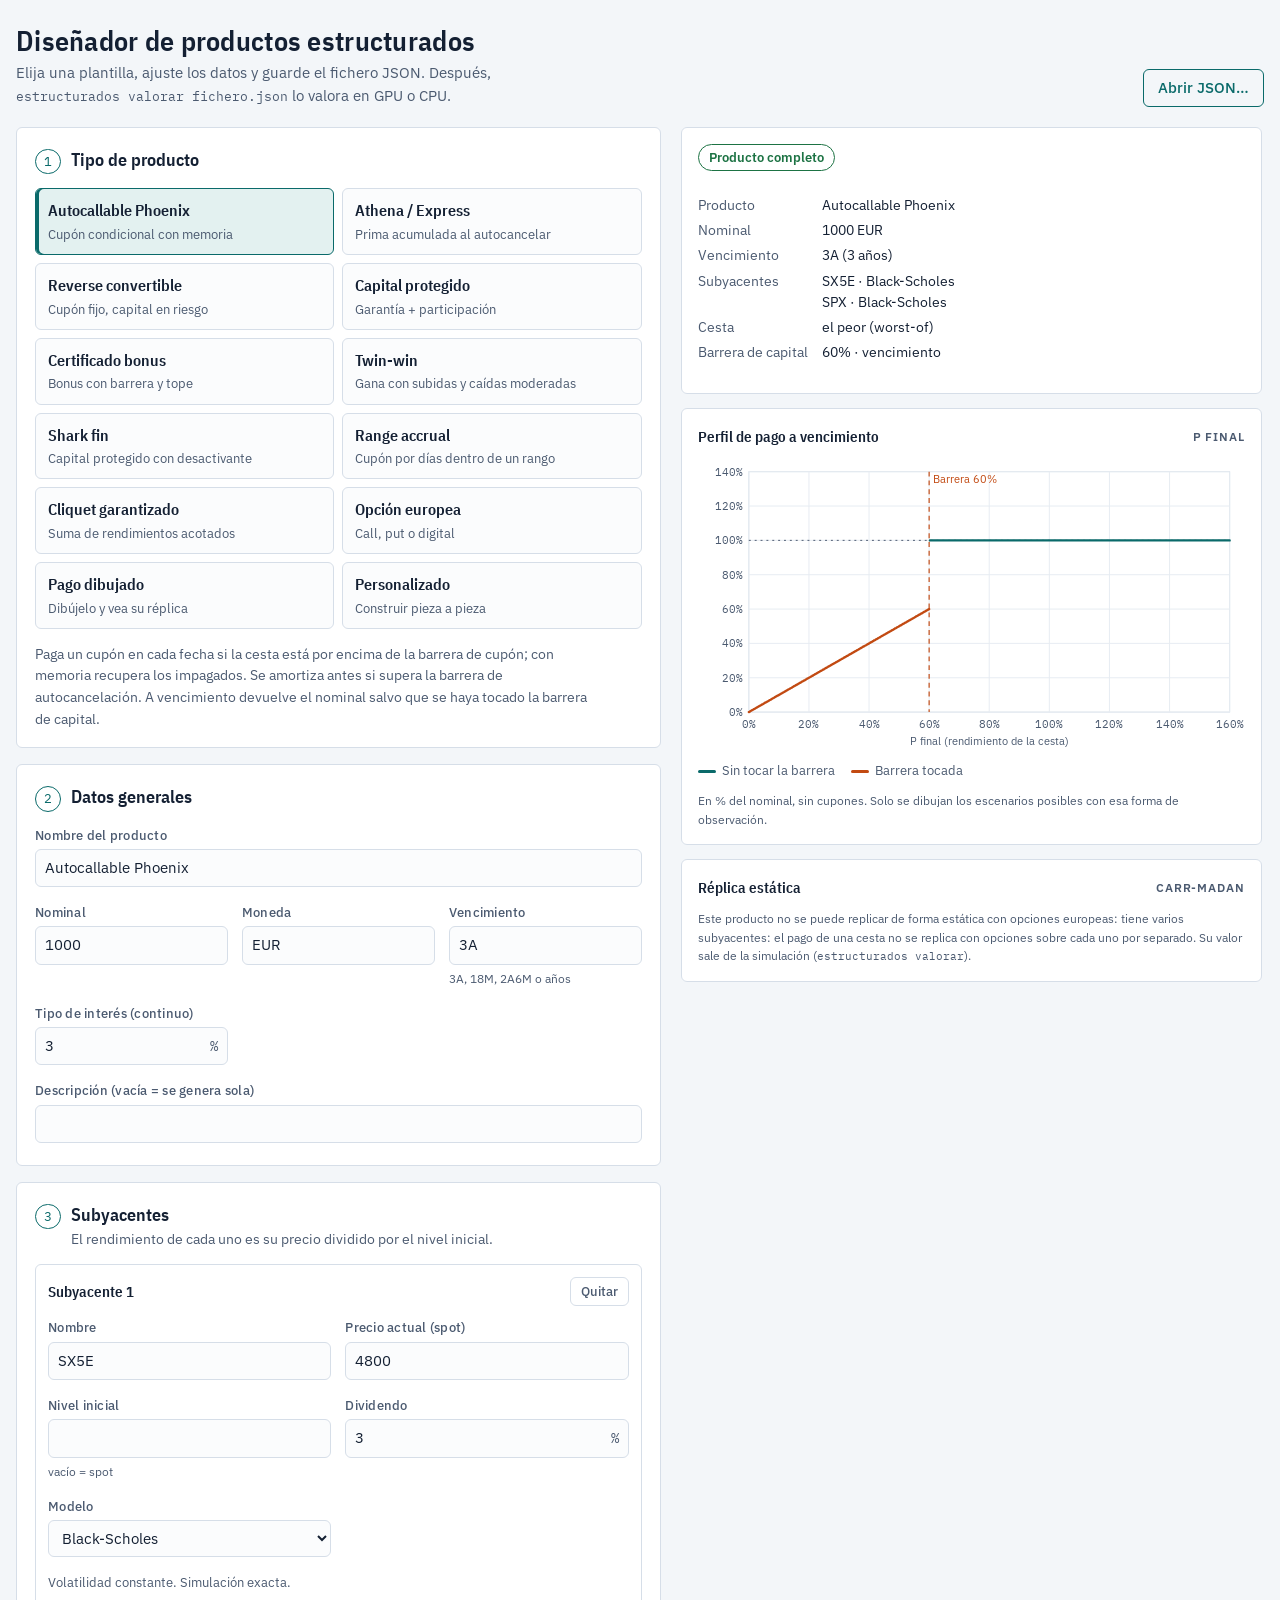
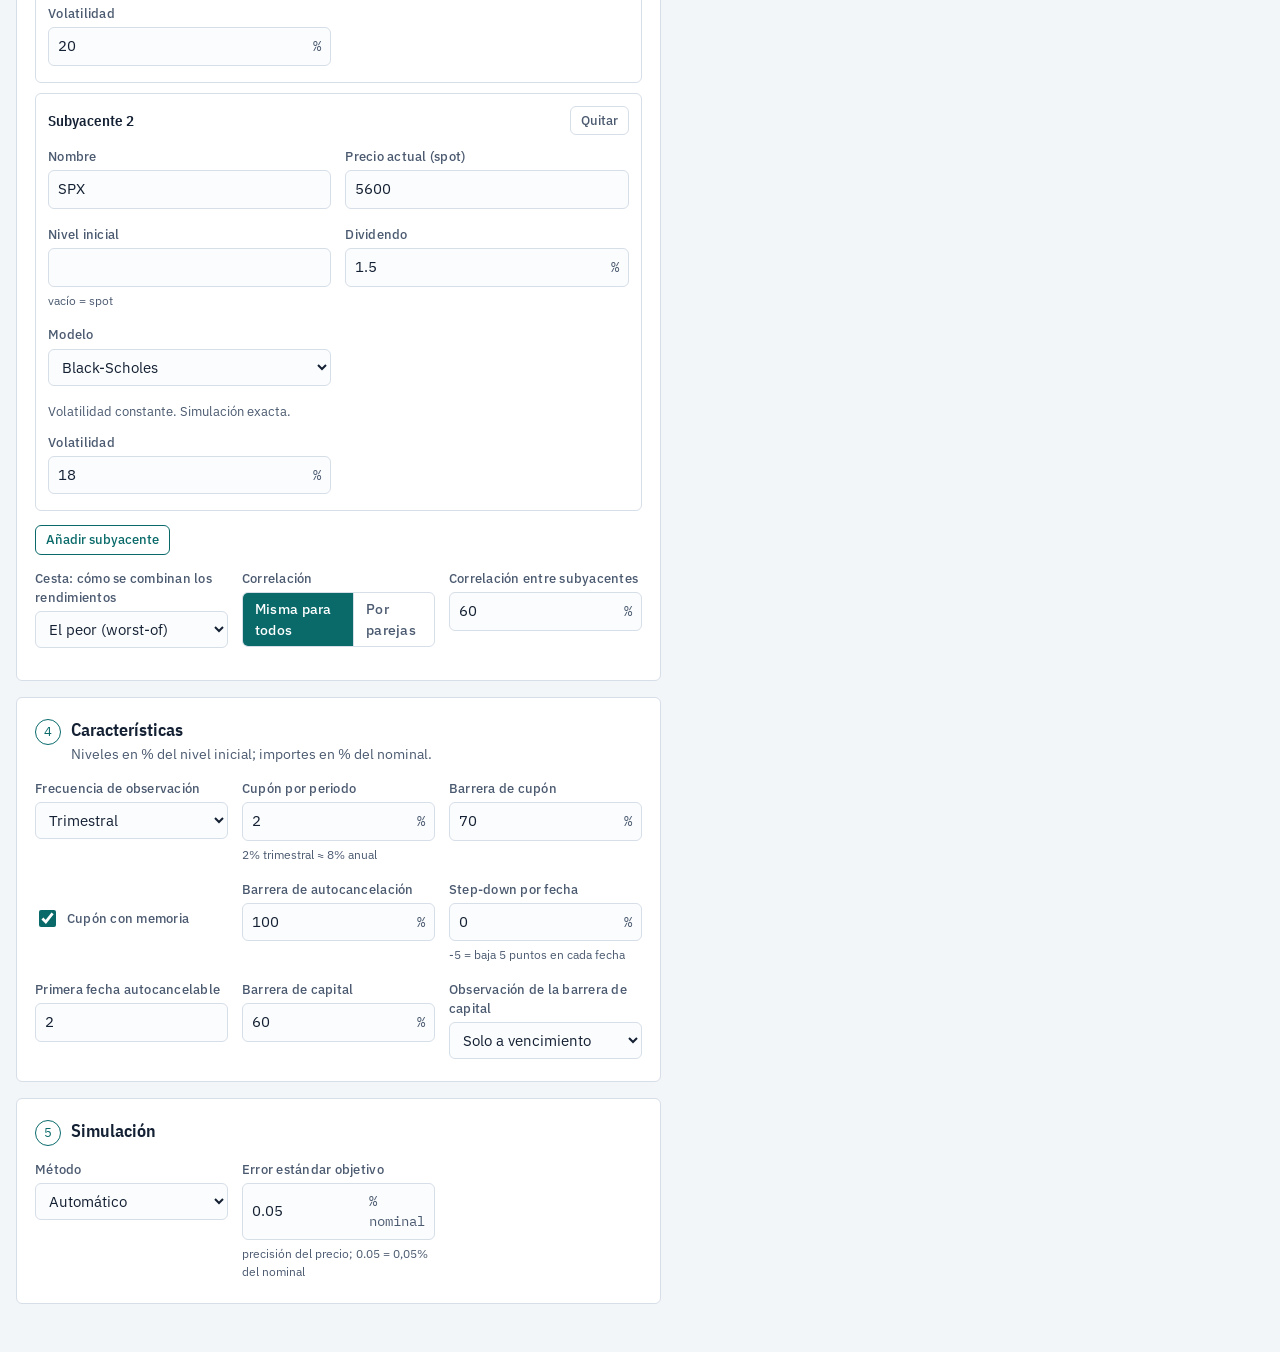
<file: herramientas/disenador_productos.html>
<!doctype html>
<html lang="es">
<head>
<meta charset="utf-8">
<meta name="viewport" content="width=device-width, initial-scale=1, viewport-fit=cover">
<title>Diseñador de estructurados</title>
<meta name="claude:viewport-fit-sides" content="cover">
<link rel="preconnect" href="https://fonts.googleapis.com">
<link rel="preconnect" href="https://fonts.gstatic.com" crossorigin>
<link rel="stylesheet" href="https://fonts.googleapis.com/css2?family=IBM+Plex+Mono:wght@400;500&family=IBM+Plex+Sans+Condensed:wght@500;600&family=IBM+Plex+Sans:ital,wght@0,400;0,500;0,600;1,400&display=swap">
<style>
/* Layout: mesa de estructuración — el formulario va por pasos a la izquierda y la
   ficha del producto (estado, perfil de pago, calendario, JSON) se mantiene fija a
   la derecha; en móvil la ficha queda debajo. */
:root {
  --papel: #f3f6f9;          /* fondo de la página */
  --hoja: #ffffff;           /* paneles */
  --campo: #fbfcfd;          /* fondo de los campos */
  --tinta: #142033;          /* texto principal */
  --tinta-2: #4b5a70;        /* texto secundario */
  --regla: #d6dee8;          /* bordes y líneas */
  --cuadricula: #e7ecf2;     /* papel milimetrado del gráfico */
  --acento: #0a6a6a;         /* verde petróleo: acciones y escenario protegido */
  --acento-suave: #e3f1f0;
  --acento-tinta: #ffffff;
  --tocada: #c24a12;         /* escenario con barrera tocada */
  --ok: #1d7344;
  --aviso: #8f5b00;
  --error: #b42318;
  --error-suave: #fdecea;
  --fuente-titulo: "IBM Plex Sans Condensed", "Arial Narrow", "Roboto Condensed", system-ui, sans-serif;
  --fuente-texto: "IBM Plex Sans", system-ui, -apple-system, "Segoe UI", Roboto, sans-serif;
  --fuente-datos: "IBM Plex Mono", ui-monospace, SFMono-Regular, Menlo, Consolas, monospace;
  --radio: 6px;
}
@media (prefers-color-scheme: dark) {
  :root:not([data-theme="light"]) {
    --papel: #0e141d; --hoja: #151d29; --campo: #111824; --tinta: #e4eaf2; --tinta-2: #9aa7b9;
    --regla: #283447; --cuadricula: #1d2735; --acento: #45b3aa; --acento-suave: #12302f; --acento-tinta: #062120;
    --tocada: #f0875a; --ok: #53c28b; --aviso: #e2aa45; --error: #f2786d; --error-suave: #3a1916;
    color-scheme: dark;
  }
}
:root[data-theme="dark"] {
  --papel: #0e141d; --hoja: #151d29; --campo: #111824; --tinta: #e4eaf2; --tinta-2: #9aa7b9;
  --regla: #283447; --cuadricula: #1d2735; --acento: #45b3aa; --acento-suave: #12302f; --acento-tinta: #062120;
  --tocada: #f0875a; --ok: #53c28b; --aviso: #e2aa45; --error: #f2786d; --error-suave: #3a1916;
  color-scheme: dark;
}

* { box-sizing: border-box; }
[hidden] { display: none !important; }
body {
  margin: 0;
  background: var(--papel);
  color: var(--tinta);
  font: 15px/1.5 var(--fuente-texto);
}
.marco {
  max-width: 1320px;
  margin: 0 auto;
  padding-block: 20px 48px;
  padding-left: max(16px, env(safe-area-inset-left, 0px));
  padding-right: max(16px, env(safe-area-inset-right, 0px));
}
h1, h2, h3 { font-family: var(--fuente-titulo); text-wrap: balance; margin: 0; }
h1 { font-size: 1.75rem; font-weight: 600; letter-spacing: 0.01em; }
h2 { font-size: 1.15rem; font-weight: 600; }
h3 { font-size: 0.95rem; font-weight: 600; }
p { margin: 0; }
a { color: var(--acento); }
button, input, select, textarea { font: inherit; color: inherit; }
:focus-visible { outline: 2px solid var(--acento); outline-offset: 2px; }

.cabecera { display: flex; flex-wrap: wrap; align-items: flex-end; justify-content: space-between; gap: 12px 24px; margin-bottom: 20px; }
.cabecera .lema { color: var(--tinta-2); max-width: 62ch; }
.cabecera .acciones { display: flex; flex-wrap: wrap; gap: 8px; }

.mesa { display: grid; grid-template-columns: minmax(0, 1.05fr) minmax(0, 0.95fr); gap: 20px; align-items: start; }
@media (max-width: 980px) { .mesa { grid-template-columns: minmax(0, 1fr); } }

/* ---------- Formulario ---------- */
.formulario { display: flex; flex-direction: column; gap: 16px; min-width: 0; }
.paso { background: var(--hoja); border: 1px solid var(--regla); border-radius: var(--radio); padding: 18px; display: flex; flex-direction: column; gap: 14px; min-width: 0; }
.paso > header { display: flex; align-items: baseline; gap: 10px; }
.paso .num { font-family: var(--fuente-datos); font-size: 0.8rem; color: var(--acento); border: 1px solid var(--acento); border-radius: 999px; min-width: 1.6rem; height: 1.6rem; display: inline-flex; align-items: center; justify-content: center; flex: none; }
.paso header p { color: var(--tinta-2); font-size: 0.88rem; }

.rejilla { display: grid; grid-template-columns: repeat(auto-fill, minmax(190px, 1fr)); gap: 12px 14px; }
.campo { display: flex; flex-direction: column; gap: 4px; min-width: 0; }
.campo label, .campo .etq { font-size: 0.8rem; font-weight: 500; color: var(--tinta-2); letter-spacing: 0.02em; }
.campo.ancho { grid-column: 1 / -1; }
.entrada { display: flex; align-items: stretch; border: 1px solid var(--regla); border-radius: var(--radio); background: var(--campo); }
.entrada:focus-within { border-color: var(--acento); }
.entrada input, .entrada select { border: 0; background: transparent; padding: 7px 9px; width: 100%; min-width: 0; outline: none; }
.entrada .sufijo { padding: 7px 9px 7px 0; color: var(--tinta-2); font-family: var(--fuente-datos); font-size: 0.85rem; display: flex; align-items: center; }
.entrada input { font-variant-numeric: tabular-nums; }
.campo.mal .entrada { border-color: var(--error); background: var(--error-suave); }
.campo .ayuda { font-size: 0.78rem; color: var(--tinta-2); }
.campo .fallo { font-size: 0.78rem; color: var(--error); }
textarea { border: 1px solid var(--regla); border-radius: var(--radio); background: var(--campo); padding: 7px 9px; resize: vertical; min-height: 3.2em; width: 100%; }
.casilla { display: flex; align-items: center; gap: 8px; font-size: 0.9rem; padding-top: 4px; }
.casilla input { width: 1.05rem; height: 1.05rem; accent-color: var(--acento); }

/* selector de plantillas */
.plantillas { display: grid; grid-template-columns: repeat(auto-fill, minmax(200px, 1fr)); gap: 8px; }
.plantilla { position: relative; display: flex; flex-direction: column; gap: 2px; padding: 10px 12px; border: 1px solid var(--regla); border-radius: var(--radio); background: var(--campo); cursor: pointer; }
.plantilla input { position: absolute; opacity: 0; pointer-events: none; }
.plantilla strong { font-family: var(--fuente-titulo); font-weight: 600; font-size: 0.98rem; }
.plantilla span { font-size: 0.8rem; color: var(--tinta-2); }
.plantilla:has(input:checked) { border-color: var(--acento); background: var(--acento-suave); box-shadow: inset 3px 0 0 var(--acento); }
.plantilla:has(input:focus-visible) { outline: 2px solid var(--acento); outline-offset: 2px; }
.descripcion-plantilla { font-size: 0.9rem; color: var(--tinta-2); max-width: 70ch; }

/* subyacentes */
.subyacente { border: 1px solid var(--regla); border-radius: var(--radio); padding: 12px; display: flex; flex-direction: column; gap: 12px; }
.subyacente > .titulo { display: flex; align-items: center; justify-content: space-between; gap: 8px; }
.subyacente .modelo-desc { font-size: 0.8rem; color: var(--tinta-2); }
.lista { display: flex; flex-direction: column; gap: 10px; }
.matriz { overflow-x: auto; }
.matriz table { border-collapse: collapse; font-size: 0.85rem; }
.matriz th, .matriz td { padding: 4px 6px; text-align: center; font-family: var(--fuente-datos); font-weight: 400; }
.matriz th { color: var(--tinta-2); }
.matriz input { width: 4.8rem; text-align: right; border: 1px solid var(--regla); border-radius: var(--radio); background: var(--campo); padding: 4px 6px; font-variant-numeric: tabular-nums; }
.matriz td.diag { color: var(--tinta-2); }
.segmentos { display: inline-flex; border: 1px solid var(--regla); border-radius: var(--radio); overflow: hidden; }
.segmentos label { padding: 6px 12px; font-size: 0.85rem; cursor: pointer; border-right: 1px solid var(--regla); }
.segmentos label:last-child { border-right: 0; }
.segmentos input { position: absolute; opacity: 0; pointer-events: none; }
.segmentos label:has(input:checked) { background: var(--acento); color: var(--acento-tinta); }
.segmentos label:has(input:focus-visible) { outline: 2px solid var(--acento); outline-offset: -2px; }

.bloque-pers { border: 1px dashed var(--regla); border-radius: var(--radio); padding: 12px; display: flex; flex-direction: column; gap: 10px; }
.bloque-pers > .titulo { display: flex; justify-content: space-between; align-items: center; gap: 8px; }

/* botones */
.boton { display: inline-flex; align-items: center; gap: 6px; padding: 7px 14px; border-radius: var(--radio); border: 1px solid var(--acento); background: var(--acento); color: var(--acento-tinta); font-weight: 500; cursor: pointer; }
.boton:hover { filter: brightness(1.08); }
.boton.secundario { background: transparent; color: var(--acento); }
.boton.pequeno { padding: 4px 10px; font-size: 0.82rem; }
.boton.quitar { border-color: var(--regla); background: transparent; color: var(--tinta-2); }
.boton.quitar:hover { color: var(--error); border-color: var(--error); }
.boton:disabled { opacity: 0.45; cursor: not-allowed; }

/* ---------- Ficha ---------- */
.ficha { position: sticky; top: calc(env(safe-area-inset-top, 0px) + 16px); display: flex; flex-direction: column; gap: 14px; min-width: 0; max-height: calc(100vh - 32px); overflow-y: auto; padding-right: 2px; }
@media (max-width: 980px) { .ficha { position: static; max-height: none; overflow: visible; } }
.panel { background: var(--hoja); border: 1px solid var(--regla); border-radius: var(--radio); padding: 16px; display: flex; flex-direction: column; gap: 10px; min-width: 0; }
.estado { display: flex; align-items: flex-start; gap: 10px; }
.chip { display: inline-flex; align-items: center; gap: 6px; border-radius: 999px; padding: 3px 10px; font-size: 0.8rem; font-weight: 600; white-space: nowrap; border: 1px solid currentColor; }
.chip.ok { color: var(--ok); }
.chip.mal { color: var(--error); }
.estado ul { margin: 6px 0 0; padding-left: 18px; font-size: 0.85rem; color: var(--error); }
.estado ul.avisos { color: var(--aviso); }
.resumen { display: grid; grid-template-columns: auto minmax(0, 1fr); gap: 4px 14px; font-size: 0.88rem; }
.resumen dt { color: var(--tinta-2); }
.resumen dd { margin: 0; min-width: 0; overflow-wrap: anywhere; }
.etiqueta-mini { font-size: 0.72rem; letter-spacing: 0.08em; text-transform: uppercase; color: var(--tinta-2); font-weight: 600; }
.leyenda { display: flex; flex-wrap: wrap; gap: 6px 16px; font-size: 0.82rem; color: var(--tinta-2); }
.leyenda i { display: inline-block; width: 18px; height: 3px; border-radius: 2px; vertical-align: middle; margin-right: 6px; }
.grafico svg { width: 100%; height: auto; display: block; }
.nota { font-size: 0.78rem; color: var(--tinta-2); }
.tabla { overflow-x: auto; max-height: 300px; overflow-y: auto; border: 1px solid var(--regla); border-radius: var(--radio); }
.tabla table { border-collapse: collapse; width: 100%; font-size: 0.82rem; }
.tabla th { position: sticky; top: 0; background: var(--hoja); text-align: left; font-weight: 600; color: var(--tinta-2); padding: 6px 8px; border-bottom: 1px solid var(--regla); white-space: nowrap; }
.tabla td { padding: 5px 8px; border-bottom: 1px solid var(--cuadricula); font-variant-numeric: tabular-nums; white-space: nowrap; }
.tabla td.num { font-family: var(--fuente-datos); }
.json-cab { display: flex; flex-wrap: wrap; justify-content: space-between; align-items: center; gap: 8px; }
.json-cab .acciones { display: flex; flex-wrap: wrap; gap: 6px; }
pre.json { margin: 0; max-height: 360px; overflow: auto; background: var(--campo); border: 1px solid var(--regla); border-radius: var(--radio); padding: 10px 12px; font: 0.78rem/1.5 var(--fuente-datos); white-space: pre; }
.aviso-accion { font-size: 0.82rem; min-height: 1.2em; }
.aviso-accion.ok { color: var(--ok); }
.aviso-accion.mal { color: var(--error); }
code { font-family: var(--fuente-datos); font-size: 0.88em; }
/* Lienzo para dibujar el pago (plantilla "Pago dibujado") */
.lienzo { border: 1px solid var(--regla); border-radius: var(--radio); background: var(--hoja); touch-action: none;
          user-select: none; -webkit-user-select: none; cursor: crosshair; }
.lienzo svg { width: 100%; height: auto; display: block; }
.lienzo .nodo { fill: var(--hoja); stroke: var(--acento); stroke-width: 2; cursor: ns-resize; }
.lienzo .nodo:focus { outline: none; }
.lienzo .nodo:focus-visible { stroke: var(--tocada); stroke-width: 3.5; }
.barra-dibujo { display: flex; flex-wrap: wrap; gap: 6px; align-items: center; }
.barra-dibujo .etq { font-size: 0.8rem; color: var(--tinta-2); margin-right: 2px; }
.tabla-nodos { display: grid; grid-template-columns: repeat(auto-fill, minmax(84px, 1fr)); gap: 6px; margin-top: 8px; }
.tabla-nodos label { font-size: 0.74rem; color: var(--tinta-2); display: flex; flex-direction: column; gap: 2px; }
.tabla-nodos input { width: 100%; border: 1px solid var(--regla); border-radius: var(--radio); background: var(--campo);
                     padding: 4px 6px; font-variant-numeric: tabular-nums; }
.tabla-nodos input.mal { border-color: var(--error); background: var(--error-suave); }
details > summary { cursor: pointer; font-weight: 500; font-size: 0.9rem; }
.replica-cab { display: flex; flex-wrap: wrap; gap: 8px; align-items: end; justify-content: space-between; }
.replica-total { font-size: 0.95rem; }
.replica-total strong { font-family: var(--fuente-datos); font-weight: 500; }
@media (prefers-reduced-motion: no-preference) { .boton { transition: filter 0.15s; } }
</style>
</head>
<body>
<div class="marco">
  <header class="cabecera">
    <div>
      <h1>Diseñador de productos estructurados</h1>
      <p class="lema">Elija una plantilla, ajuste los datos y guarde el fichero JSON. Después, <code>estructurados valorar fichero.json</code> lo valora en GPU o CPU.</p>
    </div>
    <div class="acciones">
      <label class="boton secundario" for="importar">Abrir JSON…</label>
      <input id="importar" type="file" accept=".json,application/json" hidden>
    </div>
  </header>

  <main class="mesa">
    <form class="formulario" id="formulario" novalidate>
      <section class="paso" aria-labelledby="t-paso1">
        <header><span class="num">1</span><div><h2 id="t-paso1">Tipo de producto</h2></div></header>
        <div class="plantillas" id="plantillas" role="radiogroup" aria-labelledby="t-paso1"></div>
        <p class="descripcion-plantilla" id="descripcion-plantilla"></p>
      </section>

      <section class="paso" aria-labelledby="t-paso2">
        <header><span class="num">2</span><div><h2 id="t-paso2">Datos generales</h2></div></header>
        <div class="rejilla" id="general"></div>
      </section>

      <section class="paso" aria-labelledby="t-paso3">
        <header><span class="num">3</span><div><h2 id="t-paso3">Subyacentes</h2><p>El rendimiento de cada uno es su precio dividido por el nivel inicial.</p></div></header>
        <div class="lista" id="subyacentes"></div>
        <div><button type="button" class="boton secundario pequeno" id="anadir-subyacente">Añadir subyacente</button></div>
        <div id="correlacion" class="lista"></div>
      </section>

      <section class="paso" aria-labelledby="t-paso4">
        <header><span class="num">4</span><div><h2 id="t-paso4">Características</h2><p id="t-paso4-sub">Niveles en % del nivel inicial; importes en % del nominal.</p></div></header>
        <div id="caracteristicas" class="lista"></div>
      </section>

      <section class="paso" aria-labelledby="t-paso5">
        <header><span class="num">5</span><div><h2 id="t-paso5">Simulación</h2></div></header>
        <div class="rejilla" id="simulacion"></div>
      </section>
    </form>

    <aside class="ficha" aria-label="Ficha del producto">
      <section class="panel">
        <div class="estado" id="estado"></div>
        <dl class="resumen" id="resumen"></dl>
      </section>
      <section class="panel grafico">
        <div class="json-cab"><h3>Perfil de pago a vencimiento</h3><span class="etiqueta-mini" id="eje-p">P final</span></div>
        <div id="perfil"></div>
        <div class="leyenda" id="leyenda"></div>
        <p class="nota" id="nota-perfil"></p>
      </section>
      <section class="panel" id="panel-replica">
        <div class="json-cab"><h3>Réplica estática</h3><span class="etiqueta-mini">Carr-Madan</span></div>
        <div id="replica"></div>
      </section>
      <section class="panel">
        <h3>Calendario de observación</h3>
        <div class="tabla" id="calendario"></div>
      </section>
      <section class="panel">
        <div class="json-cab">
          <h3>Fichero del producto</h3>
          <div class="acciones">
            <button type="button" class="boton pequeno" id="guardar">Guardar .json</button>
            <button type="button" class="boton secundario pequeno" id="copiar">Copiar</button>
          </div>
        </div>
        <p class="aviso-accion" id="aviso-accion" role="status"></p>
        <pre class="json" id="json" tabindex="0" aria-label="Contenido JSON del producto"></pre>
      </section>
    </aside>
  </main>
</div>

<script>
(() => {
'use strict';

// ======================================================================
// Utilidades
// ======================================================================
const $ = (s, r = document) => r.querySelector(s);
const esc = s => String(s).replace(/[&<>"']/g, c => ({'&':'&amp;','<':'&lt;','>':'&gt;','"':'&quot;',"'":'&#39;'}[c]));
function num(x) {                       // número legible sin ceros sobrantes
  if (!Number.isFinite(x)) return '';
  const r = Math.round(x * 1e8) / 1e8;
  return String(Object.is(r, -0) ? 0 : r);
}
const pct = x => num(x) + '%';         // 70 -> "70%"
function leerNumero(txt) {             // admite coma decimal
  const s = String(txt ?? '').trim().replace(/\s/g, '').replace(',', '.');
  if (!/^[-+]?(\d+\.?\d*|\.\d+)(e[-+]?\d+)?$/i.test(s)) return NaN;
  return parseFloat(s);
}
function leerPlazo(txt) {               // "3A", "18M", "2A6M", "26S", "90D" o años
  const s = String(txt ?? '').trim().toLowerCase().replace(',', '.');
  if (!s) return NaN;
  const n = leerNumero(s);
  if (Number.isFinite(n)) return n;
  const re = /(\d+(?:\.\d+)?)\s*([a-zñ]+)/g;
  let total = 0, m, consumido = '';
  while ((m = re.exec(s)) !== null) {
    const v = parseFloat(m[1]), u = m[2][0];
    if (u === 'a' || u === 'y') total += v;
    else if (u === 'm') total += v / 12;
    else if (u === 's' || u === 'w') total += v * 7 / 365;
    else if (u === 'd') total += v / 365;
    else return NaN;
    consumido += m[0];
  }
  if (consumido.replace(/\s/g, '') !== s.replace(/\s/g, '')) return NaN;
  return total > 0 ? total : NaN;
}
function etiquetaPlazo(t) {
  const meses = t * 12, m = Math.round(meses);
  if (Math.abs(meses - m) < 1e-6 && m > 0) {
    const a = Math.floor(m / 12), r = m % 12;
    return (a ? a + 'A' : '') + (r ? r + 'M' : '');
  }
  return 't=' + num(Math.round(t * 1e4) / 1e4);
}
const FRECUENCIAS = [['mensual', 12], ['bimestral', 6], ['trimestral', 4], ['cuatrimestral', 3], ['semestral', 2], ['anual', 1]];
const frecuenciaPorAnio = f => (FRECUENCIAS.find(x => x[0] === f) || [null, 0])[1];
const OBSERVACIONES = [
  ['vencimiento', 'Solo a vencimiento'],
  ['fechas', 'En cada fecha de observación'],
  ['diaria', 'Diaria (cierres)'],
  ['continua', 'Continua (americana)'],
];
function nombreFichero(nombre) {
  const s = String(nombre || 'producto').normalize('NFD').replace(/[̀-ͯ]/g, '')
    .toLowerCase().replace(/[^a-z0-9]+/g, '_').replace(/^_+|_+$/g, '').slice(0, 60);
  return (s || 'producto') + '.json';
}

// ======================================================================
// Catálogo de modelos (mismo que `estructurados modelos`)
// ======================================================================
const MODELOS = [
  { clave: 'black_scholes', nombre: 'Black-Scholes', desc: 'Volatilidad constante. Simulación exacta.',
    params: [{ k: 'volatilidad', t: 'Volatilidad', pct: true, def: 20, min: 0, max: 500 }] },
  { clave: 'heston', nombre: 'Heston', desc: 'Volatilidad estocástica con reversión a la media (sonrisa y skew).',
    params: [
      { k: 'vol_inicial', t: 'Volatilidad inicial √v0', pct: true, def: 20, min: 0, max: 500 },
      { k: 'kappa', t: 'Reversión κ', def: 1.5, min: 0, max: 50, abierto: true },
      { k: 'vol_largo_plazo', t: 'Volatilidad de largo plazo √θ', pct: true, def: 20, min: 0, max: 500, abierto: true },
      { k: 'xi', t: 'Vol de la varianza ξ', def: 0.5, min: 0, max: 10, abierto: true },
      { k: 'rho', t: 'Correlación precio-vol ρ', def: -0.7, min: -1, max: 1 }] },
  { clave: 'merton', nombre: 'Merton', desc: 'Black-Scholes más saltos lognormales (caídas bruscas). Simulación exacta.',
    params: [
      { k: 'volatilidad', t: 'Volatilidad difusiva', pct: true, def: 15, min: 0, max: 500 },
      { k: 'lambda', t: 'Saltos por año λ', def: 0.5, min: 0, max: 100 },
      { k: 'media_salto', t: 'Media del log-salto', def: -0.1, min: -5, max: 5, ayuda: '-0.10 ≈ caída media del 9.5%' },
      { k: 'vol_salto', t: 'Desv. típica del log-salto', def: 0.15, min: 0, max: 5 }] },
  { clave: 'bates', nombre: 'Bates', desc: 'Heston más saltos de Merton.',
    params: [
      { k: 'vol_inicial', t: 'Volatilidad inicial √v0', pct: true, def: 20, min: 0, max: 500 },
      { k: 'kappa', t: 'Reversión κ', def: 1.5, min: 0, max: 50, abierto: true },
      { k: 'vol_largo_plazo', t: 'Volatilidad de largo plazo √θ', pct: true, def: 20, min: 0, max: 500, abierto: true },
      { k: 'xi', t: 'Vol de la varianza ξ', def: 0.5, min: 0, max: 10, abierto: true },
      { k: 'rho', t: 'Correlación precio-vol ρ', def: -0.7, min: -1, max: 1 },
      { k: 'lambda', t: 'Saltos por año λ', def: 0.5, min: 0, max: 100 },
      { k: 'media_salto', t: 'Media del log-salto', def: -0.1, min: -5, max: 5 },
      { k: 'vol_salto', t: 'Desv. típica del log-salto', def: 0.15, min: 0, max: 5 }] },
  { clave: 'vol_local', nombre: 'Volatilidad local', desc: 'σ(S,t) = σ0·e^(-αt)·(S/S0)^(β-1): β<1 da skew (tipo CEV).',
    params: [
      { k: 'sigma0', t: 'Volatilidad en el spot σ0', pct: true, def: 20, min: 0, max: 500, abierto: true },
      { k: 'alpha', t: 'Decaimiento temporal α', def: 0, min: -10, max: 10 },
      { k: 'beta', t: 'Elasticidad β', def: 0.7, min: -2, max: 3, ayuda: '1 = Black-Scholes' }] },
  { clave: 'sabr', nombre: 'SABR', desc: 'Volatilidad estocástica con elasticidad β, sobre el forward.',
    params: [
      { k: 'alpha', t: 'Volatilidad inicial α', pct: true, def: 20, min: 0, max: 500, abierto: true },
      { k: 'beta', t: 'Elasticidad β', def: 0.7, min: 0, max: 1 },
      { k: 'nu', t: 'Vol de la vol ν', def: 0.4, min: 0, max: 10 },
      { k: 'rho', t: 'Correlación precio-vol ρ', def: -0.5, min: -1, max: 1 }] },
  { clave: 'nig', nombre: 'NIG', desc: 'Lévy de saltos puros: colas gruesas y asimetría. Simulación exacta.',
    params: [
      { k: 'sigma', t: 'Volatilidad σ', pct: true, def: 20, min: 0, max: 500, abierto: true },
      { k: 'theta', t: 'Asimetría θ', def: -0.1, min: -5, max: 5, ayuda: 'negativa = skew bajista' },
      { k: 'kappa', t: 'Curtosis κ', def: 0.2, min: 0, max: 20, abierto: true }] },
  { clave: 'rough_heston', nombre: 'Rough Heston', desc: 'Heston con núcleo fraccionario: volatilidad rugosa (H < 0.5) y skew ATM ~ T^(H-1/2).',
    params: [
      { k: 'vol_inicial', t: 'Volatilidad inicial √v0', pct: true, def: 20, min: 0, max: 500 },
      { k: 'kappa', t: 'Reversión λ', def: 0.3, min: 0, max: 50 },
      { k: 'vol_largo_plazo', t: 'Volatilidad de largo plazo √θ', pct: true, def: 20, min: 0, max: 500, abierto: true },
      { k: 'xi', t: 'Vol de la varianza ν', def: 0.3, min: 0, max: 10, abierto: true },
      { k: 'rho', t: 'Correlación precio-vol ρ', def: -0.7, min: -1, max: 1 },
      { k: 'hurst', t: 'Exponente de Hurst H', def: 0.1, min: 0, max: 0.5, abierto: true, ayuda: '0.5 = Heston clásico' }] },
  { clave: 'rough_bergomi', nombre: 'Rough Bergomi', desc: 'Volatilidad rugosa lognormal (Bayer-Friz-Gatheral): V = ξ0·exp(ηY - ½η²t^(2H)).',
    params: [
      { k: 'vol_inicial', t: 'Volatilidad forward √ξ0', pct: true, def: 20, min: 0, max: 500, abierto: true },
      { k: 'hurst', t: 'Exponente de Hurst H', def: 0.1, min: 0, max: 0.5, abierto: true },
      { k: 'eta', t: 'Vol de la vol η', def: 1.9, min: 0, max: 10, abierto: true },
      { k: 'rho', t: 'Correlación precio-vol ρ', def: -0.9, min: -1, max: 1 }] },
  { clave: 'fmls', nombre: 'FMLS (log-estable)', desc: 'Saltos α-estables solo a la baja (Carr-Wu); α = 2 es Black-Scholes. Simulación exacta.',
    params: [
      { k: 'volatilidad', t: 'Volatilidad', pct: true, def: 20, min: 0, max: 500, abierto: true },
      { k: 'alpha', t: 'Índice de estabilidad α', def: 1.5, min: 1, max: 2, abierto: true, ayuda: 'menor = colas más gruesas' }] },
];
const modelo = clave => MODELOS.find(m => m.clave === clave) || MODELOS[0];
function paramsPorDefecto(clave, vol) {
  const p = {};
  for (const d of modelo(clave).params) p[d.k] = (d.pct && vol != null && /vol|sigma|alpha/.test(d.k) && d.k !== 'vol_largo_plazo') ? vol : d.def;
  return p;
}

// ======================================================================
// Plantillas (mismas que `estructurados plantillas`)
// ======================================================================
const DOS = [{ nombre: 'SX5E', spot: 4800, div: 3, vol: 20 }, { nombre: 'SPX', spot: 5600, div: 1.5, vol: 18 }];
const UNO = [{ nombre: 'SX5E', spot: 4800, div: 3, vol: 20 }];
const capital = (imp = 100, cond) => cond ? { tipo: 'fijo', importe: pct(imp), condicion: cond } : { tipo: 'fijo', importe: pct(imp) };
const perdida = (strike, conBarrera) => conBarrera
  ? { tipo: 'put_vendida', strike: pct(strike), condicion: 'barrera_tocada' }
  : { tipo: 'put_vendida', strike: pct(strike) };

const PLANTILLAS = [
  { id: 'phoenix', titulo: 'Autocallable Phoenix', sub: 'Cupón condicional con memoria', subs: DOS, venc: '3A',
    desc: 'Paga un cupón en cada fecha si la cesta está por encima de la barrera de cupón; con memoria recupera los impagados. Se amortiza antes si supera la barrera de autocancelación. A vencimiento devuelve el nominal salvo que se haya tocado la barrera de capital.',
    preguntas: [
      { k: 'frecuencia', t: 'Frecuencia de observación', tipo: 'frec', def: 'trimestral' },
      { k: 'cupon', t: 'Cupón por periodo', tipo: 'pct', def: 2, min: 0, max: 100, ayuda: '2% trimestral ≈ 8% anual' },
      { k: 'barrera_cupon', t: 'Barrera de cupón', tipo: 'pct', def: 70, min: 0, max: 1000, abierto: true },
      { k: 'memoria', t: 'Cupón con memoria', tipo: 'sino', def: true },
      { k: 'barrera_autocall', t: 'Barrera de autocancelación', tipo: 'pct', def: 100, min: 0, max: 1000, abierto: true },
      { k: 'escalon', t: 'Step-down por fecha', tipo: 'pct', def: 0, min: -100, max: 100, ayuda: '-5 = baja 5 puntos en cada fecha' },
      { k: 'desde', t: 'Primera fecha autocancelable', tipo: 'entero', def: 2, min: 1 },
      { k: 'barrera_capital', t: 'Barrera de capital', tipo: 'pct', def: 60, min: 0, max: 1000, abierto: true },
      { k: 'obs_capital', t: 'Observación de la barrera de capital', tipo: 'obs', def: 'vencimiento' }],
    construir: r => ({
      observaciones: { frecuencia: r.frecuencia },
      cupones: { tipo: 'condicional', importe: pct(r.cupon), barrera: pct(r.barrera_cupon), memoria: r.memoria },
      autocancelacion: Object.assign({ barrera: pct(r.barrera_autocall) }, r.escalon ? { escalon: pct(r.escalon) } : {}, { desde: r.desde }),
      barrera_capital: { nivel: pct(r.barrera_capital), observacion: r.obs_capital },
      amortizacion_final: [capital(), perdida(100, true)] }),
    describir: r => `Cupón condicional del ${pct(r.cupon)} ${r.frecuencia} (barrera ${pct(r.barrera_cupon)}, ${r.memoria ? 'con' : 'sin'} memoria); autocancelable si P ≥ ${pct(r.barrera_autocall)} desde la observación ${r.desde}; barrera de capital del ${pct(r.barrera_capital)} (${r.obs_capital}).` },
  { id: 'athena', titulo: 'Athena / Express', sub: 'Prima acumulada al autocancelar', subs: DOS, venc: '3A',
    desc: 'Sin cupones periódicos: si en una fecha la cesta supera la barrera de autocancelación, amortiza el nominal más una prima por cada periodo transcurrido. A vencimiento, como el Phoenix.',
    preguntas: [
      { k: 'frecuencia', t: 'Frecuencia de observación', tipo: 'frec', def: 'semestral' },
      { k: 'prima', t: 'Prima por periodo transcurrido', tipo: 'pct', def: 4, min: 0, max: 100 },
      { k: 'barrera_autocall', t: 'Barrera de autocancelación', tipo: 'pct', def: 100, min: 0, max: 1000, abierto: true },
      { k: 'escalon', t: 'Step-down por fecha', tipo: 'pct', def: 0, min: -100, max: 100 },
      { k: 'desde', t: 'Primera fecha autocancelable', tipo: 'entero', def: 1, min: 1 },
      { k: 'barrera_capital', t: 'Barrera de capital', tipo: 'pct', def: 60, min: 0, max: 1000, abierto: true },
      { k: 'obs_capital', t: 'Observación de la barrera de capital', tipo: 'obs', def: 'vencimiento' }],
    construir: r => ({
      observaciones: { frecuencia: r.frecuencia },
      autocancelacion: Object.assign({ barrera: pct(r.barrera_autocall) }, r.escalon ? { escalon: pct(r.escalon) } : {},
        { desde: r.desde, prima: pct(r.prima), acumulativa: true }),
      barrera_capital: { nivel: pct(r.barrera_capital), observacion: r.obs_capital },
      amortizacion_final: [capital(), perdida(100, true)] }),
    describir: r => `Autocancelable ${r.frecuencia} si P ≥ ${pct(r.barrera_autocall)} pagando una prima acumulada del ${pct(r.prima)} por periodo; barrera de capital del ${pct(r.barrera_capital)} (${r.obs_capital}).` },
  { id: 'reverse_convertible', titulo: 'Reverse convertible', sub: 'Cupón fijo, capital en riesgo', subs: UNO, venc: '1A',
    desc: 'Cupón fijo pase lo que pase. A vencimiento devuelve el nominal si no se ha tocado la barrera (o si no hay barrera y P está sobre el strike); si no, se recibe P/strike del nominal.',
    preguntas: [
      { k: 'frecuencia', t: 'Frecuencia de pago del cupón', tipo: 'frec', def: 'anual' },
      { k: 'tasa', t: 'Cupón fijo anual', tipo: 'pct', def: 8, min: 0, max: 100 },
      { k: 'strike', t: 'Strike', tipo: 'pct', def: 100, min: 0, max: 1000, abierto: true },
      { k: 'con_barrera', t: 'Con barrera de capital', tipo: 'sino', def: true },
      { k: 'barrera', t: 'Barrera de capital', tipo: 'pct', def: 70, min: 0, max: 1000, abierto: true, si: r => r.con_barrera },
      { k: 'obs', t: 'Observación de la barrera', tipo: 'obs', def: 'continua', si: r => r.con_barrera }],
    construir: r => Object.assign(
      { observaciones: { frecuencia: r.frecuencia }, cupones: { tipo: 'fijo', tasa_anual: pct(r.tasa) } },
      r.con_barrera ? { barrera_capital: { nivel: pct(r.barrera), observacion: r.obs } } : {},
      { amortizacion_final: [capital(), perdida(r.strike, r.con_barrera)] }),
    describir: r => `Cupón fijo del ${pct(r.tasa)} anual pagadero de forma ${r.frecuencia}; ` + (r.con_barrera
      ? `si se toca la barrera del ${pct(r.barrera)} (${r.obs}) se recibe P/strike del nominal (strike ${pct(r.strike)}).`
      : `a vencimiento se recibe min(100%, P/strike) del nominal (strike ${pct(r.strike)}).`) },
  { id: 'capital_protegido', titulo: 'Capital protegido', sub: 'Garantía + participación', subs: UNO, venc: '5A',
    desc: 'Garantiza un porcentaje del nominal a vencimiento y añade una participación en la subida, con tope opcional; el rendimiento puede ser el final o la media de varias fechas.',
    preguntas: [
      { k: 'proteccion', t: 'Capital garantizado', tipo: 'pct', def: 100, min: 0, max: 1000 },
      { k: 'participacion', t: 'Participación en la subida', tipo: 'pct', def: 80, min: -1000, max: 1000 },
      { k: 'strike', t: 'Strike de la participación', tipo: 'pct', def: 100, min: 0, max: 1000 },
      { k: 'techo', t: 'Tope del rendimiento P', tipo: 'pctopt', def: '', ayuda: 'vacío = sin tope' },
      { k: 'rendimiento', t: 'Rendimiento final', tipo: 'opc', def: 'final', opciones: [['final', 'Fecha final'], ['medio', 'Media (asiático)']] },
      { k: 'frecuencia', t: 'Frecuencia de la media', tipo: 'frec', def: 'anual', si: r => r.rendimiento === 'medio' }],
    construir: r => {
      const c = { tipo: 'call', strike: pct(r.strike), participacion: pct(r.participacion) };
      if (r.techo !== '') c.techo = pct(r.techo);
      const comp = [capital(r.proteccion), c];
      return r.rendimiento === 'medio'
        ? { observaciones: { frecuencia: r.frecuencia }, amortizacion_final: { rendimiento: 'medio', componentes: comp } }
        : { amortizacion_final: comp }; },
    describir: r => `Garantía del ${pct(r.proteccion)} del nominal más el ${pct(r.participacion)} de la subida por encima del ${pct(r.strike)}` +
      (r.techo !== '' ? ` (rendimiento topado en ${pct(r.techo)})` : '') + (r.rendimiento === 'medio' ? `, sobre la media ${r.frecuencia} del subyacente.` : '.') },
  { id: 'bonus', titulo: 'Certificado bonus', sub: 'Bonus con barrera y tope', subs: UNO, venc: '2A',
    desc: 'Si el subyacente nunca toca la barrera se cobra al menos el bonus (y la subida hasta el tope); si la toca, replica al subyacente hasta el tope.',
    preguntas: [
      { k: 'bonus', t: 'Nivel de bonus', tipo: 'pct', def: 120, min: 0, max: 1000 },
      { k: 'barrera', t: 'Barrera', tipo: 'pct', def: 70, min: 0, max: 1000, abierto: true },
      { k: 'obs', t: 'Observación de la barrera', tipo: 'obs', def: 'continua' },
      { k: 'tope', t: 'Tope del pago', tipo: 'pctopt', def: 150, ayuda: 'vacío = sin tope' }],
    construir: r => {
      const c = { tipo: 'call', strike: pct(r.bonus) }, l = { tipo: 'lineal' };
      if (r.tope !== '') { c.techo = pct(r.tope); l.techo = pct(r.tope); }
      c.condicion = 'barrera_no_tocada'; l.condicion = 'barrera_tocada';
      return { barrera_capital: { nivel: pct(r.barrera), observacion: r.obs },
               amortizacion_final: [capital(r.bonus, 'barrera_no_tocada'), c, l] }; },
    describir: r => `Bonus del ${pct(r.bonus)} si no se toca la barrera del ${pct(r.barrera)} (${r.obs})` + (r.tope !== '' ? `, tope ${pct(r.tope)}.` : '.') },
  { id: 'twin_win', titulo: 'Twin-win', sub: 'Gana con subidas y caídas moderadas', subs: UNO, venc: '3A',
    desc: 'Si no se toca la barrera, a vencimiento se cobra 100% + participación × |P − 100%|; si se toca, replica al subyacente.',
    preguntas: [
      { k: 'alcista', t: 'Participación en la subida', tipo: 'pct', def: 100, min: -1000, max: 1000 },
      { k: 'bajista', t: 'Participación en la caída', tipo: 'pct', def: 100, min: -1000, max: 1000 },
      { k: 'barrera', t: 'Barrera', tipo: 'pct', def: 60, min: 0, max: 1000, abierto: true },
      { k: 'obs', t: 'Observación de la barrera', tipo: 'obs', def: 'continua' },
      { k: 'tope', t: 'Tope del rendimiento P', tipo: 'pctopt', def: '', ayuda: 'vacío = sin tope' }],
    construir: r => {
      const c = { tipo: 'call', participacion: pct(r.alcista) }, l = { tipo: 'lineal' };
      if (r.tope !== '') { c.techo = pct(r.tope); l.techo = pct(r.tope); }
      c.condicion = 'barrera_no_tocada'; l.condicion = 'barrera_tocada';
      return { barrera_capital: { nivel: pct(r.barrera), observacion: r.obs },
               amortizacion_final: [capital(100, 'barrera_no_tocada'), c,
                 { tipo: 'put', participacion: pct(r.bajista), condicion: 'barrera_no_tocada' }, l] }; },
    describir: r => `Twin-win: ${pct(r.alcista)} de la subida y ${pct(r.bajista)} de la caída si no se toca la barrera del ${pct(r.barrera)} (${r.obs}).` },
  { id: 'shark_fin', titulo: 'Shark fin', sub: 'Capital protegido con desactivante', subs: UNO, venc: '1A',
    desc: 'Garantiza el capital y participa en la subida, pero si el subyacente toca la barrera superior la participación desaparece y se cobra un reembolso fijo.',
    preguntas: [
      { k: 'proteccion', t: 'Capital garantizado', tipo: 'pct', def: 100, min: 0, max: 1000 },
      { k: 'participacion', t: 'Participación en la subida', tipo: 'pct', def: 100, min: -1000, max: 1000 },
      { k: 'barrera_ko', t: 'Barrera desactivante', tipo: 'pct', def: 130, min: 0, max: 10000, abierto: true },
      { k: 'obs', t: 'Observación de la desactivante', tipo: 'obs', def: 'continua', sinVencimiento: true },
      { k: 'reembolso', t: 'Reembolso si se desactiva', tipo: 'pct', def: 105, min: 0, max: 10000 }],
    construir: r => ({
      barrera_desactivante: { nivel: pct(r.barrera_ko), observacion: r.obs, importe: pct(r.reembolso), pago: 'vencimiento' },
      amortizacion_final: [capital(r.proteccion), { tipo: 'call', participacion: pct(r.participacion) }] }),
    describir: r => `Garantía del ${pct(r.proteccion)} más el ${pct(r.participacion)} de la subida; si se toca el ${pct(r.barrera_ko)} (${r.obs}) se cobra el ${pct(r.reembolso)} a vencimiento.` },
  { id: 'range_accrual', titulo: 'Range accrual', sub: 'Cupón por días dentro de un rango', subs: UNO, venc: '2A',
    desc: 'El cupón de cada periodo se devenga en proporción a los días en que el subyacente cotiza dentro del rango. Capital protegido a vencimiento.',
    preguntas: [
      { k: 'frecuencia', t: 'Frecuencia de pago', tipo: 'frec', def: 'trimestral' },
      { k: 'tasa', t: 'Cupón anual máximo', tipo: 'pct', def: 6, min: 0, max: 100 },
      { k: 'inferior', t: 'Límite inferior del rango', tipo: 'pct', def: 90, min: 0, max: 1000 },
      { k: 'superior', t: 'Límite superior del rango', tipo: 'pct', def: 110, min: 0, max: 1000 },
      { k: 'proteccion', t: 'Capital garantizado', tipo: 'pct', def: 100, min: 0, max: 1000 }],
    construir: r => ({
      observaciones: { frecuencia: r.frecuencia },
      cupones: { tipo: 'rango', tasa_anual: pct(r.tasa), rango: [pct(r.inferior), pct(r.superior)] },
      amortizacion_final: [capital(r.proteccion)] }),
    describir: r => `Cupón de hasta el ${pct(r.tasa)} anual (${r.frecuencia}) devengado por cada día con P en [${pct(r.inferior)}, ${pct(r.superior)}]; capital garantizado del ${pct(r.proteccion)}.` },
  { id: 'cliquet', titulo: 'Cliquet garantizado', sub: 'Suma de rendimientos acotados', subs: UNO, venc: '5A',
    desc: 'Acumula los rendimientos de cada periodo, cada uno acotado entre un suelo y un techo locales; a vencimiento paga el capital garantizado más la suma con un suelo global.',
    preguntas: [
      { k: 'frecuencia', t: 'Frecuencia de los periodos', tipo: 'frec', def: 'anual' },
      { k: 'techo_local', t: 'Techo de cada rendimiento', tipo: 'pct', def: 8, min: -1000, max: 1000 },
      { k: 'suelo_local', t: 'Suelo de cada rendimiento', tipo: 'pct', def: 0, min: -1000, max: 1000 },
      { k: 'suelo_global', t: 'Suelo de la suma', tipo: 'pct', def: 0, min: -1000, max: 1000 },
      { k: 'techo_global', t: 'Techo de la suma', tipo: 'pctopt', def: '', ayuda: 'vacío = sin techo' },
      { k: 'participacion', t: 'Participación sobre la suma', tipo: 'pct', def: 100, min: -1000, max: 1000 },
      { k: 'proteccion', t: 'Capital garantizado', tipo: 'pct', def: 100, min: 0, max: 1000 }],
    construir: r => {
      const c = { tipo: 'cliquet', participacion: pct(r.participacion), suelo_local: pct(r.suelo_local),
                  techo_local: pct(r.techo_local), suelo_global: pct(r.suelo_global) };
      if (r.techo_global !== '') c.techo_global = pct(r.techo_global);
      return { observaciones: { frecuencia: r.frecuencia }, amortizacion_final: [capital(r.proteccion), c] }; },
    describir: r => `Cliquet ${r.frecuencia} con rendimientos acotados a [${pct(r.suelo_local)}, ${pct(r.techo_local)}], suelo global ${pct(r.suelo_global)}; capital garantizado del ${pct(r.proteccion)}.` },
  { id: 'opcion', titulo: 'Opción europea', sub: 'Call, put o digital', subs: UNO, venc: '1A', nominalEsSpot: true,
    desc: 'Opción europea sobre un subyacente. El nominal se iguala al spot, de modo que el precio es el de una opción sobre una unidad.',
    preguntas: [
      { k: 'tipo_opcion', t: 'Tipo de opción', tipo: 'opc', def: 'call', opciones: [['call', 'Call'], ['put', 'Put'], ['digital_call', 'Digital call'], ['digital_put', 'Digital put']] },
      { k: 'strike', t: 'Strike', tipo: 'pct', def: 100, min: 0, max: 10000 },
      { k: 'importe', t: 'Pago de la digital', tipo: 'pct', def: 100, min: 0, max: 10000, si: r => r.tipo_opcion.startsWith('digital') }],
    construir: r => {
      const t = r.tipo_opcion, b = { tipo: t === 'digital_call' ? 'digital' : t, strike: pct(r.strike) };
      if (t.startsWith('digital')) b.importe = pct(r.importe);
      return { amortizacion_final: [b] }; },
    describir: r => `Opción ${r.tipo_opcion} europea con strike ${pct(r.strike)}.` },
  { id: 'dibujado', titulo: 'Pago dibujado', sub: 'Dibújelo y vea su réplica', subs: UNO, venc: '1A',
    desc: 'Dibuje con el ratón o con el dedo el pago a vencimiento en función del rendimiento final P; los nodos se pueden arrastrar o escribir. El producto paga esa curva (unida por tramos rectos) y el panel «Réplica estática» muestra cómo construirla con un bono, el subyacente y opciones, como en TooManyOptions.',
    preguntas: [], construir: null, describir: null },
  { id: 'personalizado', titulo: 'Personalizado', sub: 'Construir pieza a pieza', subs: DOS, venc: '3A',
    desc: 'Combine libremente calendario, patas de cupón, autocancelación, barreras y los componentes del pago final.',
    preguntas: [], construir: null, describir: null },
];
const plantilla = id => PLANTILLAS.find(p => p.id === id) || PLANTILLAS[0];

// Componentes del pago final para el modo personalizado
const TIPOS_BLOQUE = [
  ['fijo', 'Importe fijo', ['importe']],
  ['put_vendida', 'Pérdida bajo el strike (put vendida)', ['strike', 'participacion']],
  ['call', 'Participación en la subida (call)', ['strike', 'participacion', 'techo']],
  ['put', 'Participación en la caída (put)', ['strike', 'participacion', 'suelo']],
  ['lineal', 'Réplica del subyacente (lineal)', ['participacion', 'suelo', 'techo']],
  ['digital', 'Digital: paga si P ≥ strike', ['strike', 'importe']],
  ['digital_put', 'Digital: paga si P < strike', ['strike', 'importe']],
  ['cliquet', 'Cliquet', ['participacion', 'suelo_local', 'techo_local', 'suelo_global', 'techo_global']],
];
const CAMPO_BLOQUE = {
  importe: ['Importe', 100], strike: ['Strike', 100], participacion: ['Participación', 100],
  techo: ['Techo de P (vacío = sin)', ''], suelo: ['Suelo de P (vacío = sin)', ''],
  suelo_local: ['Suelo local', 0], techo_local: ['Techo local', 8], suelo_global: ['Suelo global', 0],
  techo_global: ['Techo global (vacío = sin)', ''] };
const OPCIONALES = new Set(['techo', 'suelo', 'techo_global']);

// ======================================================================
// Estado
// ======================================================================
function subyacentesDe(p) {
  return p.subs.map(s => ({ nombre: s.nombre, spot: s.spot, nivel_inicial: '', dividendos: s.div,
                            modelo: 'black_scholes', params: paramsPorDefecto('black_scholes', s.vol) }));
}
function respuestasDe(p) {
  const r = {};
  for (const q of p.preguntas) r[q.k] = q.def;
  return r;
}
function personalizadoInicial() {
  return {
    frecuencia: 'trimestral',
    cupones: [{ tipo: 'condicional', importe: 2, tasa: 5, barrera: 70, memoria: true, inf: 90, sup: 110 }],
    autocall: { activa: true, barrera: 100, escalon: 0, desde: 2, prima: 0, acumulativa: false },
    ki: { activa: true, nivel: 60, observacion: 'vencimiento' },
    ko: { activa: false, nivel: 130, observacion: 'continua', importe: 100, pago: 'vencimiento' },
    rendimiento: 'final',
    bloques: [{ tipo: 'fijo', importe: 100, condicion: 'siempre' },
              { tipo: 'put_vendida', strike: 100, participacion: 100, condicion: 'barrera_tocada' }],
  };
}
// Pago dibujado: nodos [P, pago] en puntos porcentuales sobre una rejilla regular
function formaEjemplo(nombre, p) {
  switch (nombre) {
    case 'bonus':     return p < 70 ? p : Math.max(120, Math.min(p, 150));
    case 'mariposa':  return 100 + Math.max(0, 25 - Math.abs(p - 100));
    case 'lineal':    return p;
    case 'twin':      return p < 60 ? p : Math.min(100 + Math.abs(p - 100), 150);
    case 'plano':     return 100;
    default:          return Math.min(100 + 0.8 * Math.max(p - 100, 0), 160); // capital protegido
  }
}
function rejillaDibujo(d) {
  const r = [];
  for (let p = d.pmin; p <= d.pmax + 1e-9; p += d.paso) r.push(Math.round(p * 1000) / 1000);
  return r;
}
function dibujoInicial() {
  const d = { paso: 5, pmin: 0, pmax: 200, amin: 0, amax: 200, suavizar: true, extrapolacion: 'constante' };
  d.puntos = rejillaDibujo(d).map(p => [p, formaEjemplo('protegido', p)]);
  return d;
}
function estadoInicial(id) {
  const p = plantilla(id);
  return {
    plantilla: p.id,
    general: { nombre: p.titulo, descripcion: '', nominal: 1000, moneda: 'EUR', vencimiento: p.venc, tipo_interes: 3 },
    subyacentes: subyacentesDe(p),
    subyacentesTocados: false,
    correlacion: { modo: 'comun', comun: 60, parejas: {} },
    cesta: 'peor',
    resp: respuestasDe(p),
    pers: personalizadoInicial(),
    dibujo: dibujoInicial(),
    replicaStrikes: 0,
    simulacion: { metodo: 'auto', error: 0.05 },
  };
}
let estado = estadoInicial('phoenix');
let errores = new Map();   // ruta del campo -> mensaje

// ======================================================================
// Construcción de controles
// ======================================================================
// Cada control lleva data-ruta (dónde se guarda en `estado`) y data-tipo
// (cómo se interpreta). Los valores se guardan como texto mientras se
// escriben y se interpretan al generar el JSON y al validar.
function campo({ ruta, etiqueta, tipo = 'txt', valor, sufijo, ayuda, opciones, ancho, deshabilitado, estructural }) {
  const id = 'c-' + ruta.replace(/[^a-zA-Z0-9]+/g, '-');
  const attrs = `id="${id}" data-ruta="${esc(ruta)}" data-tipo="${tipo}"${estructural ? ' data-estructural="1"' : ''}${deshabilitado ? ' disabled' : ''}`;
  let control;
  if (tipo === 'sel') {
    control = `<div class="entrada"><select ${attrs}>` +
      opciones.map(([v, t]) => `<option value="${esc(v)}"${String(v) === String(valor) ? ' selected' : ''}>${esc(t)}</option>`).join('') +
      `</select></div>`;
  } else if (tipo === 'bool') {
    return `<div class="campo${ancho ? ' ancho' : ''}" data-campo="${esc(ruta)}"><span class="etq">&nbsp;</span>` +
      `<label class="casilla"><input type="checkbox" ${attrs}${valor ? ' checked' : ''}> ${esc(etiqueta)}</label>` +
      (ayuda ? `<span class="ayuda">${esc(ayuda)}</span>` : '') + `<span class="fallo" data-fallo="${esc(ruta)}"></span></div>`;
  } else {
    const modo = (tipo === 'num' || tipo === 'pct' || tipo === 'pctopt' || tipo === 'ent') ? ' inputmode="decimal"' : '';
    control = `<div class="entrada"><input type="text" autocomplete="off" spellcheck="false"${modo} ${attrs} value="${esc(valor ?? '')}">` +
      (sufijo ? `<span class="sufijo">${esc(sufijo)}</span>` : '') + `</div>`;
  }
  return `<div class="campo${ancho ? ' ancho' : ''}" data-campo="${esc(ruta)}"><label for="${id}">${esc(etiqueta)}</label>${control}` +
    (ayuda ? `<span class="ayuda">${esc(ayuda)}</span>` : '') + `<span class="fallo" data-fallo="${esc(ruta)}"></span></div>`;
}

function renderPlantillas() {
  $('#plantillas').innerHTML = PLANTILLAS.map(p =>
    `<label class="plantilla"><input type="radio" name="plantilla" value="${p.id}" id="plantilla-${p.id}"${p.id === estado.plantilla ? ' checked' : ''}>` +
    `<strong>${esc(p.titulo)}</strong><span>${esc(p.sub)}</span></label>`).join('');
  $('#descripcion-plantilla').textContent = plantilla(estado.plantilla).desc;
}

function renderGeneral() {
  const g = estado.general, p = plantilla(estado.plantilla);
  $('#general').innerHTML = [
    campo({ ruta: 'general.nombre', etiqueta: 'Nombre del producto', valor: g.nombre, ancho: true }),
    campo({ ruta: 'general.nominal', etiqueta: p.nominalEsSpot ? 'Nominal (= spot)' : 'Nominal', tipo: 'num', valor: g.nominal,
            deshabilitado: p.nominalEsSpot }),
    campo({ ruta: 'general.moneda', etiqueta: 'Moneda', valor: g.moneda }),
    campo({ ruta: 'general.vencimiento', etiqueta: 'Vencimiento', valor: g.vencimiento, ayuda: '3A, 18M, 2A6M o años' }),
    campo({ ruta: 'general.tipo_interes', etiqueta: 'Tipo de interés (continuo)', tipo: 'pct', valor: g.tipo_interes, sufijo: '%' }),
    campo({ ruta: 'general.descripcion', etiqueta: 'Descripción (vacía = se genera sola)', valor: g.descripcion, ancho: true }),
  ].join('');
}

function renderSubyacentes() {
  const n = estado.subyacentes.length, p = plantilla(estado.plantilla);
  $('#subyacentes').innerHTML = estado.subyacentes.map((s, i) => {
    const m = modelo(s.modelo);
    const params = m.params.map(d => campo({ ruta: `subyacentes.${i}.params.${d.k}`, etiqueta: d.t, tipo: d.pct ? 'pct' : 'num',
      valor: s.params[d.k], sufijo: d.pct ? '%' : '', ayuda: d.ayuda })).join('');
    return `<div class="subyacente"><div class="titulo"><h3>Subyacente ${i + 1}</h3>` +
      (n > 1 ? `<button type="button" class="boton quitar pequeno" data-quitar-subyacente="${i}">Quitar</button>` : '') + `</div>` +
      `<div class="rejilla">` +
      campo({ ruta: `subyacentes.${i}.nombre`, etiqueta: 'Nombre', valor: s.nombre }) +
      campo({ ruta: `subyacentes.${i}.spot`, etiqueta: 'Precio actual (spot)', tipo: 'num', valor: s.spot }) +
      campo({ ruta: `subyacentes.${i}.nivel_inicial`, etiqueta: 'Nivel inicial', tipo: 'numopt', valor: s.nivel_inicial, ayuda: 'vacío = spot' }) +
      campo({ ruta: `subyacentes.${i}.dividendos`, etiqueta: 'Dividendo', tipo: 'pct', valor: s.dividendos, sufijo: '%' }) +
      campo({ ruta: `subyacentes.${i}.modelo`, etiqueta: 'Modelo', tipo: 'sel', valor: s.modelo, estructural: true,
              opciones: MODELOS.map(x => [x.clave, x.nombre]) }) +
      `</div><p class="modelo-desc">${esc(m.desc)}</p><div class="rejilla">${params}</div></div>`;
  }).join('');
  const btn = $('#anadir-subyacente');
  btn.hidden = !!p.nominalEsSpot;
  btn.disabled = n >= 16;
  renderCorrelacion();
}

function renderCorrelacion() {
  const subs = estado.subyacentes, n = subs.length, c = estado.correlacion;
  if (n < 2) { $('#correlacion').innerHTML = ''; return; }
  let html = `<div class="rejilla">` +
    campo({ ruta: 'cesta', etiqueta: 'Cesta: cómo se combinan los rendimientos', tipo: 'sel', valor: estado.cesta,
            opciones: [['peor', 'El peor (worst-of)'], ['mejor', 'El mejor (best-of)'], ['media', 'Media equiponderada']] }) +
    `<div class="campo"><span class="etq">Correlación</span><div class="segmentos" role="radiogroup" aria-label="Correlación">` +
    `<label><input type="radio" name="modo-corr" value="comun" id="corr-comun"${c.modo === 'comun' ? ' checked' : ''}>Misma para todos</label>` +
    `<label><input type="radio" name="modo-corr" value="parejas" id="corr-parejas"${c.modo === 'parejas' ? ' checked' : ''}>Por parejas</label>` +
    `</div></div>`;
  if (c.modo === 'comun')
    html += campo({ ruta: 'correlacion.comun', etiqueta: 'Correlación entre subyacentes', tipo: 'pct', valor: c.comun, sufijo: '%' });
  html += `</div>`;
  if (c.modo === 'parejas') {
    html += `<div class="matriz"><table><thead><tr><th></th>` + subs.map(s => `<th>${esc(s.nombre)}</th>`).join('') + `</tr></thead><tbody>`;
    for (let i = 0; i < n; i++) {
      html += `<tr><th>${esc(subs[i].nombre)}</th>`;
      for (let j = 0; j < n; j++) {
        if (i === j) html += `<td class="diag">100%</td>`;
        else if (j < i) html += `<td class="diag" id="espejo-${j}-${i}">${esc(String(valorPareja(j, i)))}%</td>`;
        else html += `<td><input type="text" inputmode="decimal" id="c-par-${i}-${j}" aria-label="Correlación ${esc(subs[i].nombre)} con ${esc(subs[j].nombre)} en %" data-ruta="correlacion.parejas.${i}-${j}" data-tipo="pct" value="${esc(valorPareja(i, j))}"></td>`;
      }
      html += `</tr>`;
    }
    html += `</tbody></table></div><span class="fallo" data-fallo="correlacion.matriz"></span>`;
  } else {
    html += `<span class="fallo" data-fallo="correlacion.matriz"></span>`;
  }
  $('#correlacion').innerHTML = html;
}
function valorPareja(i, j) {
  const k = `${i}-${j}`, c = estado.correlacion;
  return (k in c.parejas) ? c.parejas[k] : c.comun;
}

function renderCaracteristicas() {
  const p = plantilla(estado.plantilla);
  if (p.id === 'personalizado') { renderPersonalizado(); return; }
  if (p.id === 'dibujado') { renderDibujo(); return; }
  const r = interpretarRespuestas(p);
  const html = p.preguntas.filter(q => !q.si || q.si(r)).map(q => {
    const ruta = 'resp.' + q.k, v = estado.resp[q.k];
    switch (q.tipo) {
      case 'frec': return campo({ ruta, etiqueta: q.t, tipo: 'sel', valor: v, opciones: FRECUENCIAS.map(([f]) => [f, f[0].toUpperCase() + f.slice(1)]), ayuda: q.ayuda });
      case 'obs': return campo({ ruta, etiqueta: q.t, tipo: 'sel', valor: v, opciones: q.sinVencimiento ? OBSERVACIONES.slice(1) : OBSERVACIONES, ayuda: q.ayuda });
      case 'opc': return campo({ ruta, etiqueta: q.t, tipo: 'sel', valor: v, opciones: q.opciones, ayuda: q.ayuda, estructural: true });
      case 'sino': return campo({ ruta, etiqueta: q.t, tipo: 'bool', valor: v, ayuda: q.ayuda, estructural: true });
      case 'entero': return campo({ ruta, etiqueta: q.t, tipo: 'ent', valor: v, ayuda: q.ayuda });
      default: return campo({ ruta, etiqueta: q.t, tipo: q.tipo === 'pctopt' ? 'pctopt' : 'pct', valor: v, sufijo: '%', ayuda: q.ayuda });
    }
  }).join('');
  $('#caracteristicas').innerHTML = `<div class="rejilla">${html}</div>`;
}

function renderPersonalizado() {
  const s = estado.pers;
  let h = `<div class="rejilla">` +
    campo({ ruta: 'pers.frecuencia', etiqueta: 'Frecuencia de observación', tipo: 'sel', valor: s.frecuencia, opciones: FRECUENCIAS.map(([f]) => [f, f[0].toUpperCase() + f.slice(1)]) }) +
    campo({ ruta: 'pers.rendimiento', etiqueta: 'Rendimiento final', tipo: 'sel', valor: s.rendimiento, opciones: [['final', 'Fecha final'], ['medio', 'Media de las fechas']] }) +
    `</div>`;
  // Cupones
  h += `<div class="bloque-pers"><div class="titulo"><h3>Cupones</h3><button type="button" class="boton secundario pequeno" data-accion="anadir-cupon"${s.cupones.length >= 4 ? ' disabled' : ''}>Añadir pata</button></div>`;
  if (!s.cupones.length) h += `<p class="nota">Sin cupones.</p>`;
  s.cupones.forEach((c, i) => {
    h += `<div class="subyacente"><div class="titulo"><h3>Pata ${i + 1}</h3><button type="button" class="boton quitar pequeno" data-accion="quitar-cupon" data-i="${i}">Quitar</button></div><div class="rejilla">` +
      campo({ ruta: `pers.cupones.${i}.tipo`, etiqueta: 'Tipo', tipo: 'sel', valor: c.tipo, estructural: true,
              opciones: [['condicional', 'Condicional (barrera)'], ['fijo', 'Fijo'], ['rango', 'Range accrual']] }) +
      (c.tipo === 'condicional'
        ? campo({ ruta: `pers.cupones.${i}.importe`, etiqueta: 'Cupón por periodo', tipo: 'pct', valor: c.importe, sufijo: '%' }) +
          campo({ ruta: `pers.cupones.${i}.barrera`, etiqueta: 'Barrera de cupón', tipo: 'pct', valor: c.barrera, sufijo: '%' }) +
          campo({ ruta: `pers.cupones.${i}.memoria`, etiqueta: 'Con memoria', tipo: 'bool', valor: c.memoria })
        : campo({ ruta: `pers.cupones.${i}.tasa`, etiqueta: 'Cupón anual', tipo: 'pct', valor: c.tasa, sufijo: '%' }) +
          (c.tipo === 'rango'
            ? campo({ ruta: `pers.cupones.${i}.inf`, etiqueta: 'Límite inferior', tipo: 'pct', valor: c.inf, sufijo: '%' }) +
              campo({ ruta: `pers.cupones.${i}.sup`, etiqueta: 'Límite superior', tipo: 'pct', valor: c.sup, sufijo: '%' })
            : '')) +
      `</div></div>`;
  });
  h += `</div>`;
  // Autocancelación
  const a = s.autocall;
  h += `<div class="bloque-pers"><div class="titulo"><h3>Autocancelación</h3></div><div class="rejilla">` +
    campo({ ruta: 'pers.autocall.activa', etiqueta: 'Es autocancelable', tipo: 'bool', valor: a.activa, estructural: true });
  if (a.activa)
    h += campo({ ruta: 'pers.autocall.barrera', etiqueta: 'Barrera', tipo: 'pct', valor: a.barrera, sufijo: '%' }) +
      campo({ ruta: 'pers.autocall.escalon', etiqueta: 'Step-down por fecha', tipo: 'pct', valor: a.escalon, sufijo: '%' }) +
      campo({ ruta: 'pers.autocall.desde', etiqueta: 'Primera fecha', tipo: 'ent', valor: a.desde }) +
      campo({ ruta: 'pers.autocall.prima', etiqueta: 'Prima por periodo', tipo: 'pct', valor: a.prima, sufijo: '%' }) +
      campo({ ruta: 'pers.autocall.acumulativa', etiqueta: 'Prima acumulada (Athena)', tipo: 'bool', valor: a.acumulativa });
  h += `</div></div>`;
  // Barreras
  const ki = s.ki, ko = s.ko;
  h += `<div class="bloque-pers"><div class="titulo"><h3>Barreras</h3></div><div class="rejilla">` +
    campo({ ruta: 'pers.ki.activa', etiqueta: 'Barrera de capital', tipo: 'bool', valor: ki.activa, estructural: true });
  if (ki.activa)
    h += campo({ ruta: 'pers.ki.nivel', etiqueta: 'Nivel de la barrera de capital', tipo: 'pct', valor: ki.nivel, sufijo: '%' }) +
      campo({ ruta: 'pers.ki.observacion', etiqueta: 'Observación', tipo: 'sel', valor: ki.observacion, opciones: OBSERVACIONES });
  h += `</div><div class="rejilla">` +
    campo({ ruta: 'pers.ko.activa', etiqueta: 'Barrera desactivante (al alza)', tipo: 'bool', valor: ko.activa, estructural: true });
  if (ko.activa)
    h += campo({ ruta: 'pers.ko.nivel', etiqueta: 'Nivel de la desactivante', tipo: 'pct', valor: ko.nivel, sufijo: '%' }) +
      campo({ ruta: 'pers.ko.observacion', etiqueta: 'Observación', tipo: 'sel', valor: ko.observacion, opciones: OBSERVACIONES.slice(1) }) +
      campo({ ruta: 'pers.ko.importe', etiqueta: 'Pago al desactivarse', tipo: 'pct', valor: ko.importe, sufijo: '%' }) +
      campo({ ruta: 'pers.ko.pago', etiqueta: 'Momento del pago', tipo: 'sel', valor: ko.pago, opciones: [['vencimiento', 'A vencimiento'], ['inmediato', 'Inmediato']] });
  h += `</div></div>`;
  // Componentes del pago final
  h += `<div class="bloque-pers"><div class="titulo"><h3>Pago a vencimiento</h3><button type="button" class="boton secundario pequeno" data-accion="anadir-bloque"${s.bloques.length >= 16 ? ' disabled' : ''}>Añadir componente</button></div>`;
  if (!s.bloques.length) h += `<p class="nota">Sin componentes: a vencimiento no se paga nada.</p>`;
  s.bloques.forEach((b, i) => {
    const def = TIPOS_BLOQUE.find(t => t[0] === b.tipo) || TIPOS_BLOQUE[0];
    h += `<div class="subyacente"><div class="titulo"><h3>Componente ${i + 1}</h3><button type="button" class="boton quitar pequeno" data-accion="quitar-bloque" data-i="${i}">Quitar</button></div><div class="rejilla">` +
      campo({ ruta: `pers.bloques.${i}.tipo`, etiqueta: 'Tipo', tipo: 'sel', valor: b.tipo, estructural: true, opciones: TIPOS_BLOQUE.map(t => [t[0], t[1]]) }) +
      def[2].map(k => campo({ ruta: `pers.bloques.${i}.${k}`, etiqueta: CAMPO_BLOQUE[k][0], tipo: OPCIONALES.has(k) ? 'pctopt' : 'pct', valor: b[k], sufijo: '%' })).join('') +
      (s.ki.activa ? campo({ ruta: `pers.bloques.${i}.condicion`, etiqueta: 'Condición', tipo: 'sel', valor: b.condicion,
                             opciones: [['siempre', 'Siempre'], ['barrera_tocada', 'Si se toca la barrera'], ['barrera_no_tocada', 'Si no se toca la barrera']] }) : '') +
      `</div></div>`;
  });
  h += `</div>`;
  $('#caracteristicas').innerHTML = h;
}

// ----------------------------------------------------------------------
// Pago dibujado
// ----------------------------------------------------------------------
const LZ = { W: 640, H: 340, l: 50, r: 14, t: 14, b: 34 };
const lzX = p => { const d = estado.dibujo; return LZ.l + (LZ.W - LZ.l - LZ.r) * (p - d.pmin) / (d.pmax - d.pmin); };
const lzY = a => { const d = estado.dibujo; return LZ.H - LZ.b - (LZ.H - LZ.t - LZ.b) * (a - d.amin) / (d.amax - d.amin); };
function lzInv(x, y) {
  const d = estado.dibujo;
  return [d.pmin + (x - LZ.l) / (LZ.W - LZ.l - LZ.r) * (d.pmax - d.pmin),
          d.amin + (LZ.H - LZ.b - y) / (LZ.H - LZ.t - LZ.b) * (d.amax - d.amin)];
}
function svgDibujo() {
  const d = estado.dibujo;
  const fx = (d.pmax - d.pmin) > 200 ? 50 : 25, fy = (d.amax - d.amin) > 200 ? 50 : 25;
  let s = `<svg viewBox="0 0 ${LZ.W} ${LZ.H}" role="img" aria-label="Lienzo: pago a vencimiento (eje vertical, % del nominal) según el rendimiento final P (eje horizontal)">`;
  s += `<rect x="${LZ.l}" y="${LZ.t}" width="${LZ.W - LZ.l - LZ.r}" height="${LZ.H - LZ.t - LZ.b}" fill="var(--hoja)" stroke="var(--regla)"/>`;
  for (let p = Math.ceil(d.pmin / fx) * fx; p <= d.pmax + 1e-9; p += fx)
    s += `<line x1="${lzX(p)}" x2="${lzX(p)}" y1="${LZ.t}" y2="${LZ.H - LZ.b}" stroke="var(--cuadricula)"/>` +
         `<text x="${lzX(p)}" y="${LZ.H - LZ.b + 15}" text-anchor="middle" font-size="11" fill="var(--tinta-2)" font-family="var(--fuente-datos)">${p}%</text>`;
  for (let a = Math.ceil(d.amin / fy) * fy; a <= d.amax + 1e-9; a += fy)
    s += `<line x1="${LZ.l}" x2="${LZ.W - LZ.r}" y1="${lzY(a)}" y2="${lzY(a)}" stroke="var(--cuadricula)"/>` +
         `<text x="${LZ.l - 6}" y="${lzY(a) + 4}" text-anchor="end" font-size="11" fill="var(--tinta-2)" font-family="var(--fuente-datos)">${a}%</text>`;
  if (d.amin < 100 && d.amax > 100)
    s += `<line x1="${LZ.l}" x2="${LZ.W - LZ.r}" y1="${lzY(100)}" y2="${lzY(100)}" stroke="var(--tinta-2)" stroke-dasharray="2 4"/>`;
  if (d.pmin < 100 && d.pmax > 100)
    s += `<line x1="${lzX(100)}" x2="${lzX(100)}" y1="${LZ.t}" y2="${LZ.H - LZ.b}" stroke="var(--tocada)" stroke-dasharray="5 4"/>` +
         `<text x="${lzX(100) + 4}" y="${LZ.t + 12}" font-size="11" fill="var(--tocada)" font-family="var(--fuente-texto)">P0 (spot)</text>`;
  const pts = d.puntos.filter(([, a]) => Number.isFinite(a));
  if (pts.length) {
    const cl = a => Math.min(Math.max(a, d.amin - 1000), d.amax + 1000);
    s += `<polyline fill="none" stroke="var(--acento)" stroke-width="2.4" stroke-linejoin="round" points="${pts.map(([p, a]) => lzX(p).toFixed(1) + ',' + lzY(cl(a)).toFixed(1)).join(' ')}"/>`;
  }
  s += `<polyline id="trazo" fill="none" stroke="var(--tocada)" stroke-width="2" stroke-dasharray="1 0" points=""/>`;
  d.puntos.forEach(([p, a], i) => {
    if (!Number.isFinite(a) || a < d.amin - 1e-9 || a > d.amax + 1e-9) return;
    s += `<circle class="nodo" data-i="${i}" tabindex="0" role="slider" aria-valuemin="${d.amin}" aria-valuemax="${d.amax}" aria-valuenow="${num(a)}" aria-label="Pago en P = ${num(p)}%" cx="${lzX(p).toFixed(1)}" cy="${lzY(a).toFixed(1)}" r="${d.puntos.length > 60 ? 2.6 : d.puntos.length > 30 ? 3.6 : 5}"/>`;
  });
  s += `<text x="${LZ.l + (LZ.W - LZ.l - LZ.r) / 2}" y="${LZ.H - 4}" text-anchor="middle" font-size="11.5" fill="var(--tinta-2)" font-family="var(--fuente-texto)">P final (100% = nivel inicial)</text>`;
  return s + `</svg>`;
}
function renderDibujo() {
  const d = estado.dibujo;
  const forma = (id, t) => `<button type="button" class="boton secundario pequeno" data-accion="forma" data-forma="${id}">${t}</button>`;
  let h = `<div class="barra-dibujo"><span class="etq">Empezar desde:</span>` +
    forma('protegido', 'Capital protegido') + forma('bonus', 'Bonus') + forma('twin', 'Twin-win') +
    forma('mariposa', 'Mariposa') + forma('lineal', 'Subyacente') + forma('plano', '100% fijo') + `</div>`;
  h += `<div class="lienzo" id="lienzo">${svgDibujo()}</div>`;
  h += `<p class="nota">Dibuje de izquierda a derecha; puede repasar solo un tramo y el resto no cambia. Arrastre un nodo para ajustarlo, o selecciónelo con Tab y use ↑ / ↓ (con Mayús, 5 puntos).</p>`;
  h += `<div class="rejilla">` +
    campo({ ruta: 'dibujo.paso', etiqueta: 'Nodos cada', tipo: 'sel', valor: d.paso, estructural: true, opciones: [[2.5, '2,5%'], [5, '5%'], [10, '10%']] }) +
    campo({ ruta: 'dibujo.pmax', etiqueta: 'Rendimiento máximo', tipo: 'sel', valor: d.pmax, estructural: true, opciones: [[150, '150%'], [200, '200%'], [300, '300%']] }) +
    campo({ ruta: 'dibujo.amax', etiqueta: 'Escala del pago hasta', tipo: 'sel', valor: d.amax, estructural: true, opciones: [[150, '150%'], [200, '200%'], [300, '300%'], [500, '500%']] }) +
    campo({ ruta: 'dibujo.amin', etiqueta: 'Escala del pago desde', tipo: 'sel', valor: d.amin, estructural: true, opciones: [[0, '0%'], [-50, '-50%'], [-100, '-100%']] }) +
    campo({ ruta: 'dibujo.extrapolacion', etiqueta: 'Más allá del último nodo', tipo: 'sel', valor: d.extrapolacion, opciones: [['constante', 'Constante'], ['lineal', 'Sigue la pendiente']] }) +
    campo({ ruta: 'dibujo.suavizar', etiqueta: 'Suavizar el trazo', tipo: 'bool', valor: d.suavizar }) +
    `</div>`;
  h += `<details><summary>Escribir los valores de los nodos (% del nominal)</summary><div class="tabla-nodos">` +
    d.puntos.map(([p, a], i) => `<label>P = ${num(p)}%<input type="text" inputmode="decimal" autocomplete="off" data-nodo="${i}" value="${Number.isFinite(a) ? num(a) : ''}"></label>`).join('') +
    `</div></details><span class="fallo" data-fallo="dibujo.puntos"></span>`;
  $('#caracteristicas').innerHTML = h;
}
function redibujarLienzo() {
  const l = $('#lienzo');
  if (l) l.innerHTML = svgDibujo();
}
// Interpolación lineal de los nodos (para cambiar la rejilla sin perder el dibujo)
function valorDibujo(puntos, p) {
  const v = puntos.filter(([, a]) => Number.isFinite(a));
  if (!v.length) return 100;
  if (p <= v[0][0]) return v[0][1];
  for (let i = 1; i < v.length; i++)
    if (p <= v[i][0]) return v[i - 1][1] + (v[i][1] - v[i - 1][1]) * (p - v[i - 1][0]) / (v[i][0] - v[i - 1][0]);
  return v[v.length - 1][1];
}
function reajustarRejilla() {
  const d = estado.dibujo, viejos = d.puntos.map(x => x.slice());
  d.puntos = rejillaDibujo(d).map(p => [p, Math.round(valorDibujo(viejos, p) * 10) / 10]);
}
// Trazo a mano alzada -> valores de los nodos que cubre
function aplicarTrazo(trazo) {
  const d = estado.dibujo;
  if (trazo.length < 2) return;
  trazo.sort((a, b) => a[0] - b[0]);
  const p0 = trazo[0][0], p1 = trazo[trazo.length - 1][0];
  const sigma = Math.max(d.paso * 0.6, 1e-6);
  for (const nodo of d.puntos) {
    const p = nodo[0];
    if (p < p0 - 1e-9 || p > p1 + 1e-9) continue;
    let a;
    if (d.suavizar) {
      let sw = 0, sa = 0;
      for (const [x, y] of trazo) { const w = Math.exp(-0.5 * ((x - p) / sigma) ** 2); sw += w; sa += w * y; }
      a = sw > 0 ? sa / sw : valorDibujo(trazo, p);
    } else a = valorDibujo(trazo, p);
    nodo[1] = Math.round(a * 10) / 10;
  }
}
let lienzoEstado = null; // {modo: 'trazo'|'nodo', trazo, i}
function puntoLienzo(ev) {
  const svg = $('#lienzo svg');
  const r = svg.getBoundingClientRect();
  return [(ev.clientX - r.left) / r.width * LZ.W, (ev.clientY - r.top) / r.height * LZ.H];
}
function sincronizarTablaNodos() {
  document.querySelectorAll('[data-nodo]').forEach(inp => {
    const a = estado.dibujo.puntos[+inp.dataset.nodo][1];
    if (document.activeElement !== inp) inp.value = Number.isFinite(a) ? num(a) : '';
  });
}
document.addEventListener('pointerdown', ev => {
  const l = ev.target.closest && ev.target.closest('#lienzo');
  if (!l || ev.button > 0) return;
  ev.preventDefault();
  l.setPointerCapture(ev.pointerId);
  const [x, y] = puntoLienzo(ev);
  // Se agarra el nodo más cercano si el puntero está a menos de 12 unidades de él
  let cerca = -1, dmin = 12;
  estado.dibujo.puntos.forEach(([p, a], i) => {
    if (!Number.isFinite(a)) return;
    const dd = Math.hypot(lzX(p) - x, lzY(a) - y);
    if (dd < dmin) { dmin = dd; cerca = i; }
  });
  if (cerca >= 0) {
    lienzoEstado = { modo: 'nodo', i: cerca };
    document.querySelector(`#lienzo .nodo[data-i="${cerca}"]`)?.focus();
    return;
  }
  lienzoEstado = { modo: 'trazo', trazo: [lzInv(x, y)], pantalla: [[x, y]] };
});
document.addEventListener('pointermove', ev => {
  if (!lienzoEstado) return;
  const d = estado.dibujo;
  const [x, y] = puntoLienzo(ev);
  if (lienzoEstado.modo === 'nodo') {
    const [, a] = lzInv(x, y);
    d.puntos[lienzoEstado.i][1] = Math.round(Math.min(Math.max(a, d.amin), d.amax) * 2) / 2;
    redibujarLienzo();
    sincronizarTablaNodos();
    actualizar();
    return;
  }
  const [p, a] = lzInv(x, y);
  if (p < d.pmin - 1 || p > d.pmax + 1) return;
  lienzoEstado.trazo.push([Math.min(Math.max(p, d.pmin), d.pmax), Math.min(Math.max(a, d.amin), d.amax)]);
  lienzoEstado.pantalla.push([x, y]);
  const t = $('#trazo');
  if (t) t.setAttribute('points', lienzoEstado.pantalla.map(([u, w]) => u.toFixed(1) + ',' + w.toFixed(1)).join(' '));
});
const finTrazo = () => {
  if (!lienzoEstado) return;
  const e = lienzoEstado;
  lienzoEstado = null;
  if (e.modo === 'trazo') aplicarTrazo(e.trazo);
  redibujarLienzo();
  sincronizarTablaNodos();
  actualizar();
  if (e.modo === 'nodo') document.querySelector(`#lienzo .nodo[data-i="${e.i}"]`)?.focus();
};
document.addEventListener('pointerup', finTrazo);
document.addEventListener('pointercancel', finTrazo);
document.addEventListener('keydown', ev => {
  const nodo = ev.target.closest && ev.target.closest('#lienzo .nodo');
  if (!nodo || (ev.key !== 'ArrowUp' && ev.key !== 'ArrowDown')) return;
  ev.preventDefault();
  const d = estado.dibujo, i = +nodo.dataset.i, paso = ev.shiftKey ? 5 : 1;
  const a = d.puntos[i][1] + (ev.key === 'ArrowUp' ? paso : -paso);
  d.puntos[i][1] = Math.min(Math.max(a, d.amin), d.amax);
  redibujarLienzo();
  sincronizarTablaNodos();
  actualizar();
  document.querySelector(`#lienzo .nodo[data-i="${i}"]`)?.focus();
});
function construirDibujado() {
  const d = estado.dibujo;
  return { amortizacion_final: [{ tipo: 'curva', puntos: d.puntos.map(([p, a]) => [pct(p), pct(a)]), extrapolacion: d.extrapolacion }] };
}

function renderSimulacion() {
  const s = estado.simulacion;
  $('#simulacion').innerHTML =
    campo({ ruta: 'simulacion.metodo', etiqueta: 'Método', tipo: 'sel', valor: s.metodo,
            opciones: [['auto', 'Automático'], ['mc', 'Monte Carlo'], ['qmc', 'Cuasi Monte Carlo (Sobol)']] }) +
    campo({ ruta: 'simulacion.error', etiqueta: 'Error estándar objetivo', tipo: 'pct', valor: s.error, sufijo: '% nominal',
            ayuda: 'precisión del precio; 0.05 = 0,05% del nominal' });
}

function renderTodo() {
  renderPlantillas();
  renderGeneral();
  renderSubyacentes();
  renderCaracteristicas();
  renderSimulacion();
  actualizar();
}

// ======================================================================
// Lectura de los valores del estado
// ======================================================================
function fijar(ruta, valor) {
  const partes = ruta.split('.');
  let o = estado;
  for (let i = 0; i < partes.length - 1; i++) o = o[partes[i]];
  o[partes[partes.length - 1]] = valor;
}
function interpretarRespuestas(p) {
  const r = {};
  for (const q of p.preguntas) {
    const v = estado.resp[q.k];
    if (q.tipo === 'pct') r[q.k] = leerNumero(v);
    else if (q.tipo === 'pctopt') r[q.k] = String(v ?? '').trim() === '' ? '' : leerNumero(v);
    else if (q.tipo === 'entero') r[q.k] = leerNumero(v);
    else r[q.k] = v;
  }
  return r;
}

// ======================================================================
// Validación (las mismas reglas que comprueba `estructurados`)
// ======================================================================
function validar() {
  const err = new Map(), avisos = [];
  const fallo = (ruta, msg) => { if (!err.has(ruta)) err.set(ruta, msg); };
  const numero = (ruta, v, mn, mx, abierto) => {
    const x = leerNumero(v);
    if (!Number.isFinite(x)) { fallo(ruta, 'Escriba un número.'); return NaN; }
    if ((abierto ? !(x > mn) : !(x >= mn)) || x > mx) fallo(ruta, `Debe estar entre ${num(mn)} y ${num(mx)}${abierto ? ' (sin incluir ' + num(mn) + ')' : ''}.`);
    return x;
  };
  const g = estado.general, p = plantilla(estado.plantilla);
  if (!String(g.nombre).trim()) fallo('general.nombre', 'Póngale un nombre.');
  if (!p.nominalEsSpot) numero('general.nominal', g.nominal, 0, 1e15, true);
  const T = leerPlazo(g.vencimiento);
  if (!Number.isFinite(T)) fallo('general.vencimiento', 'Escriba un plazo: 3A, 18M, 2A6M o un número de años.');
  numero('general.tipo_interes', g.tipo_interes, -20, 100);

  const nombres = new Set();
  estado.subyacentes.forEach((s, i) => {
    const base = `subyacentes.${i}.`;
    const nom = String(s.nombre).trim();
    if (!nom) fallo(base + 'nombre', 'Póngale un nombre.');
    else if (nombres.has(nom)) fallo(base + 'nombre', 'Nombre repetido.');
    else if (nom.includes('/')) fallo(base + 'nombre', 'El nombre no puede contener "/".');
    nombres.add(nom);
    numero(base + 'spot', s.spot, 0, 1e15, true);
    if (String(s.nivel_inicial ?? '').trim() !== '') numero(base + 'nivel_inicial', s.nivel_inicial, 0, 1e15, true);
    numero(base + 'dividendos', s.dividendos, -20, 100);
    const m = modelo(s.modelo), v = {};
    for (const d of m.params) v[d.k] = numero(base + 'params.' + d.k, s.params[d.k], d.min, d.max, d.abierto);
    if (m.clave === 'nig' && [v.sigma, v.theta, v.kappa].every(Number.isFinite)) {
      const sg = v.sigma / 100;
      if (1 - sg * sg * v.kappa - 2 * v.theta * v.kappa <= 0)
        fallo(base + 'params.kappa', 'Incompatible con σ y θ: hace falta 1 − σ²κ − 2θκ > 0.');
    }
  });

  // Correlación: rango y matriz semidefinida positiva
  const n = estado.subyacentes.length;
  if (n > 1) {
    const c = estado.correlacion, R = [];
    for (let i = 0; i < n; i++) { R.push(new Array(n).fill(0)); R[i][i] = 1; }
    if (c.modo === 'comun') {
      const r = numero('correlacion.comun', c.comun, -100, 100);
      for (let i = 0; i < n; i++) for (let j = 0; j < n; j++) if (i !== j) R[i][j] = r / 100;
    } else {
      for (let i = 0; i < n; i++) for (let j = i + 1; j < n; j++) {
        const r = numero(`correlacion.parejas.${i}-${j}`, valorPareja(i, j), -100, 100);
        R[i][j] = R[j][i] = r / 100;
      }
    }
    if (!choleskyValida(R)) fallo('correlacion.matriz', 'Estas correlaciones no forman una matriz válida (no es semidefinida positiva).');
  }

  // Características
  let nobs = 1;
  if (p.id === 'dibujado') {
    const malos = estado.dibujo.puntos.filter(([, a]) => !Number.isFinite(a) || a < -100000 || a > 100000);
    if (malos.length) fallo('dibujo.puntos', `Hay ${malos.length} ${malos.length === 1 ? 'nodo' : 'nodos'} sin un número válido (P = ${malos.slice(0, 4).map(x => num(x[0]) + '%').join(', ')}${malos.length > 4 ? '…' : ''}).`);
  } else if (p.id === 'personalizado') {
    const s = estado.pers;
    nobs = Number.isFinite(T) ? Math.max(1, Math.ceil(T * frecuenciaPorAnio(s.frecuencia) - 1e-6)) : 1;
    s.cupones.forEach((cu, i) => {
      const b = `pers.cupones.${i}.`;
      if (cu.tipo === 'condicional') { numero(b + 'importe', cu.importe, 0, 1000); numero(b + 'barrera', cu.barrera, 0, 100000, true); }
      else numero(b + 'tasa', cu.tasa, 0, 1000);
      if (cu.tipo === 'rango') {
        const lo = numero(b + 'inf', cu.inf, 0, 100000), hi = numero(b + 'sup', cu.sup, 0, 100000);
        if (Number.isFinite(lo) && Number.isFinite(hi) && !(hi > lo)) fallo(b + 'sup', 'Debe ser mayor que el límite inferior.');
      }
    });
    if (s.autocall.activa) {
      numero('pers.autocall.barrera', s.autocall.barrera, 0, 100000, true);
      numero('pers.autocall.escalon', s.autocall.escalon, -100, 100);
      const d = numero('pers.autocall.desde', s.autocall.desde, 1, Number.isFinite(T) ? nobs : 1e6);
      if (Number.isFinite(d) && !Number.isInteger(d)) fallo('pers.autocall.desde', 'Escriba un número entero.');
      numero('pers.autocall.prima', s.autocall.prima, 0, 1000);
    }
    if (s.ki.activa) numero('pers.ki.nivel', s.ki.nivel, 0, 100000, true);
    if (s.ko.activa) { numero('pers.ko.nivel', s.ko.nivel, 0, 100000, true); numero('pers.ko.importe', s.ko.importe, 0, 100000); }
    s.bloques.forEach((bl, i) => {
      const def = TIPOS_BLOQUE.find(t => t[0] === bl.tipo) || TIPOS_BLOQUE[0];
      for (const k of def[2]) {
        const ruta = `pers.bloques.${i}.${k}`;
        if (OPCIONALES.has(k) && String(bl[k] ?? '').trim() === '') continue;
        const x = numero(ruta, bl[k], -100000, 100000);
        if (k === 'strike' && bl.tipo === 'put_vendida' && Number.isFinite(x) && !(x > 0)) fallo(ruta, 'El strike debe ser positivo.');
      }
    });
    if (!s.cupones.length && !s.autocall.activa && !s.ko.activa && !s.bloques.length) avisos.push('El producto no paga nada.');
    if (s.ki.activa && !s.bloques.some(b => b.condicion !== 'siempre')) avisos.push('Ningún componente final depende de la barrera de capital.');
  } else {
    const r = interpretarRespuestas(p);
    const f = p.preguntas.find(q => q.tipo === 'frec' && (!q.si || q.si(r)));
    if (f && Number.isFinite(T)) nobs = Math.max(1, Math.ceil(T * frecuenciaPorAnio(r[f.k]) - 1e-6));
    for (const q of p.preguntas) {
      if (q.si && !q.si(r)) continue;
      const ruta = 'resp.' + q.k;
      if (q.tipo === 'pct') numero(ruta, estado.resp[q.k], q.min, q.max, q.abierto);
      else if (q.tipo === 'pctopt' && String(estado.resp[q.k] ?? '').trim() !== '') numero(ruta, estado.resp[q.k], -100000, 100000);
      else if (q.tipo === 'entero') {
        // Sin vencimiento válido no se sabe cuántas fechas hay: solo se pide un entero >= 1
        const x = numero(ruta, estado.resp[q.k], q.min ?? 1, Number.isFinite(T) ? nobs : 1e6);
        if (Number.isFinite(x) && !Number.isInteger(x)) fallo(ruta, 'Escriba un número entero.');
      }
    }
    if (p.id === 'range_accrual' && r.superior <= r.inferior) fallo('resp.superior', 'Debe ser mayor que el límite inferior.');
    if (p.id === 'phoenix' && r.barrera_autocall < r.barrera_cupon) avisos.push('La barrera de autocancelación es menor que la de cupón.');
  }
  numero('simulacion.error', estado.simulacion.error, 0, 100, true);
  return { err, avisos };
}
function choleskyValida(R) {
  const n = R.length, L = R.map(f => f.map(() => 0));
  for (let i = 0; i < n; i++) for (let j = 0; j <= i; j++) {
    let s = R[i][j];
    for (let k = 0; k < j; k++) s -= L[i][k] * L[j][k];
    if (!Number.isFinite(s)) return true; // ya hay errores de número
    if (i === j) { if (s < -1e-10) return false; L[i][i] = Math.sqrt(Math.max(s, 0)); }
    else L[i][j] = L[j][j] > 1e-12 ? s / L[j][j] : 0;
  }
  return true;
}

// ======================================================================
// Documento JSON (mismo formato que lee `estructurados`)
// ======================================================================
function construirDocumento() {
  const p = plantilla(estado.plantilla), g = estado.general;
  const doc = { formato: 'producto-estructurado/1', plantilla: p.id, nombre: String(g.nombre).trim() || p.titulo };
  let secciones, descAuto = '';
  if (p.id === 'personalizado') secciones = construirPersonalizado();
  else if (p.id === 'dibujado') {
    secciones = construirDibujado();
    const d = estado.dibujo;
    descAuto = `Pago a vencimiento dibujado: ${d.puntos.length} nodos entre ${pct(d.pmin)} y ${pct(d.pmax)} de rendimiento final, unidos por tramos rectos.`;
  }
  else { const r = interpretarRespuestas(p); secciones = p.construir(r); descAuto = p.describir(r); }
  const desc = String(g.descripcion).trim() || descAuto;
  if (desc) doc.descripcion = desc;
  const subs = estado.subyacentes;
  doc.nominal = p.nominalEsSpot ? leerNumero(subs[0].spot) : leerNumero(g.nominal);
  doc.moneda = String(g.moneda).trim() || 'EUR';
  const vt = String(g.vencimiento).trim(), vn = leerNumero(vt);
  doc.vencimiento = Number.isFinite(vn) ? vn : vt;
  doc.mercado = { tipo_interes: pct(leerNumero(g.tipo_interes)) };
  doc.subyacentes = subs.map(s => {
    const o = { nombre: String(s.nombre).trim(), spot: leerNumero(s.spot) };
    const ni = leerNumero(s.nivel_inicial);
    if (Number.isFinite(ni) && ni !== o.spot) o.nivel_inicial = ni;
    o.dividendos = pct(leerNumero(s.dividendos));
    const m = modelo(s.modelo), mo = { tipo: m.clave };
    for (const d of m.params) { const x = leerNumero(s.params[d.k]); mo[d.k] = d.pct ? pct(x) : x; }
    o.modelo = mo;
    return o;
  });
  if (subs.length > 1) {
    const c = estado.correlacion;
    if (c.modo === 'comun') doc.correlacion = pct(leerNumero(c.comun));
    else {
      const o = {};
      for (let i = 0; i < subs.length; i++) for (let j = i + 1; j < subs.length; j++)
        o[`${String(subs[i].nombre).trim()}/${String(subs[j].nombre).trim()}`] = pct(leerNumero(valorPareja(i, j)));
      doc.correlacion = o;
    }
    doc.cesta = estado.cesta;
  }
  Object.assign(doc, secciones);
  doc.simulacion = { metodo: estado.simulacion.metodo, error_objetivo: pct(leerNumero(estado.simulacion.error)) };
  const { replicaStrikes, ...guardado } = estado; // la vista de la réplica no forma parte del producto
  doc._disenador = { version: 1, estado: guardado };
  return doc;
}

function construirPersonalizado() {
  const s = estado.pers, out = { observaciones: { frecuencia: s.frecuencia } };
  const patas = s.cupones.map(c => {
    if (c.tipo === 'condicional') return { tipo: 'condicional', importe: pct(leerNumero(c.importe)), barrera: pct(leerNumero(c.barrera)), memoria: !!c.memoria };
    const o = { tipo: c.tipo, tasa_anual: pct(leerNumero(c.tasa)) };
    if (c.tipo === 'rango') o.rango = [pct(leerNumero(c.inf)), pct(leerNumero(c.sup))];
    return o;
  });
  if (patas.length === 1) out.cupones = patas[0];
  else if (patas.length > 1) out.cupones = patas;
  const a = s.autocall;
  if (a.activa) {
    const o = { barrera: pct(leerNumero(a.barrera)) };
    const esc_ = leerNumero(a.escalon);
    if (esc_) o.escalon = pct(esc_);
    o.desde = leerNumero(a.desde);
    const pr = leerNumero(a.prima);
    if (pr) { o.prima = pct(pr); o.acumulativa = !!a.acumulativa; }
    out.autocancelacion = o;
  }
  if (s.ki.activa) out.barrera_capital = { nivel: pct(leerNumero(s.ki.nivel)), observacion: s.ki.observacion };
  if (s.ko.activa) out.barrera_desactivante = { nivel: pct(leerNumero(s.ko.nivel)), observacion: s.ko.observacion,
                                                importe: pct(leerNumero(s.ko.importe)), pago: s.ko.pago };
  const comp = s.bloques.map(b => {
    const def = TIPOS_BLOQUE.find(t => t[0] === b.tipo) || TIPOS_BLOQUE[0], o = { tipo: b.tipo };
    for (const k of def[2]) {
      if (OPCIONALES.has(k) && String(b[k] ?? '').trim() === '') continue;
      o[k] = pct(leerNumero(b[k]));
    }
    if (s.ki.activa && b.condicion && b.condicion !== 'siempre') o.condicion = b.condicion;
    return o;
  });
  out.amortizacion_final = s.rendimiento === 'medio' ? { rendimiento: 'medio', componentes: comp } : comp;
  return out;
}

// Escritura con el mismo estilo que el programa: listas cortas de escalares en
// una línea; el estado del diseñador va compacto en una sola línea al final.
function serializar(v, nivel = 0, clave = '') {
  const pad = '  '.repeat(nivel + 1), padFin = '  '.repeat(nivel);
  const escalar = x => x === null || typeof x !== 'object';
  if (clave === '_disenador') return JSON.stringify(v);
  if (Array.isArray(v)) {
    if (!v.length) return '[]';
    const enLinea = v.length <= 16 && v.every(x => escalar(x) || (Array.isArray(x) && x.length <= 16 && x.every(escalar)));
    if (enLinea) return '[' + v.map(x => Array.isArray(x) ? '[' + x.map(y => JSON.stringify(y)).join(', ') + ']' : JSON.stringify(x)).join(', ') + ']';
    return '[\n' + v.map(x => pad + serializar(x, nivel + 1)).join(',\n') + '\n' + padFin + ']';
  }
  if (v && typeof v === 'object') {
    const k = Object.keys(v);
    if (!k.length) return '{}';
    return '{\n' + k.map(kk => pad + JSON.stringify(kk) + ': ' + serializar(v[kk], nivel + 1, kk)).join(',\n') + '\n' + padFin + '}';
  }
  if (typeof v === 'number' && !Number.isFinite(v)) return 'null';
  return JSON.stringify(v);
}

// ======================================================================
// Vista previa: calendario y perfil de pago a partir del propio JSON
// ======================================================================
const fr = x => typeof x === 'string' ? (x.trim().endsWith('%') ? leerNumero(x.trim().slice(0, -1)) / 100 : leerNumero(x)) : x;
function vistaDe(doc) {
  const T = typeof doc.vencimiento === 'number' ? doc.vencimiento : leerPlazo(doc.vencimiento);
  if (!Number.isFinite(T) || T <= 0) return null;
  const f = doc.observaciones ? frecuenciaPorAnio(doc.observaciones.frecuencia) : 0;
  const fechas = [];
  if (f > 0) { const nf = Math.ceil(T * f - 1e-6); for (let j = 1; j <= nf; j++) fechas.push(T - (nf - j) / f); }
  else fechas.push(T);
  const n = fechas.length;
  const filas = fechas.map((t, j) => ({ t, etiqueta: etiquetaPlazo(t), ac: '', cup: [] }));
  // autocancelación
  const ac = doc.autocancelacion;
  if (ac) {
    const desde = ac.desde || 1, b0 = fr(ac.barrera), es = fr(ac.escalon || 0), prima = fr(ac.prima || 0), imp = fr(ac.importe ?? '100%');
    for (let j = desde - 1; j < n; j++) {
      const b = b0 + es * (j - (desde - 1)), pago = imp + prima * (ac.acumulativa ? j + 1 : 1);
      filas[j].ac = `P ≥ ${pct(b * 100)} → ${pct(pago * 100)}`;
    }
  }
  // cupones
  const patas = doc.cupones ? (Array.isArray(doc.cupones) ? doc.cupones : [doc.cupones]) : [];
  for (const c of patas) {
    for (let j = 0; j < n; j++) {
      const dt = filas[j].t - (j ? filas[j - 1].t : 0);
      const imp = c.importe != null ? fr(c.importe) : fr(c.tasa_anual) * dt;
      if (c.tipo === 'condicional') filas[j].cup.push(`${pct(imp * 100)} si P ≥ ${pct(fr(c.barrera) * 100)}${c.memoria ? ' (memoria)' : ''}`);
      else if (c.tipo === 'rango') filas[j].cup.push(`${pct(Math.round(imp * 1e6) / 1e4)} × días en [${c.rango[0]}, ${c.rango[1]}]`);
      else filas[j].cup.push(pct(Math.round(imp * 1e6) / 1e4));
    }
  }
  const am = doc.amortizacion_final;
  const comps = Array.isArray(am) ? am : (am ? am.componentes : []);
  const bloques = comps.map(b => {
    const o = { tipo: b.tipo, cond: b.condicion || 'siempre', importe: fr(b.importe ?? (b.tipo === 'fijo' ? '100%' : 0)),
                part: fr(b.participacion ?? '100%'), strike: fr(b.strike ?? '100%'),
                suelo: b.suelo != null ? fr(b.suelo) : (b.tipo === 'cliquet' ? fr(b.suelo_global ?? 0) : -Infinity),
                techo: b.techo != null ? fr(b.techo) : (b.tipo === 'cliquet' && b.techo_global != null ? fr(b.techo_global) : Infinity) };
    if (b.tipo === 'put_vendida') { o.tipo = 'put'; o.part = -o.part / o.strike; }
    if (b.tipo === 'curva') { o.nodos = (b.puntos || []).map(([x, y]) => [fr(x), fr(y)]); o.ext = b.extrapolacion || 'constante'; }
    if (b.tipo === 'cliquet') { o.suelo = fr(b.suelo_global ?? 0); o.techo = b.techo_global != null ? fr(b.techo_global) : Infinity; }
    return o;
  });
  const ki = doc.barrera_capital ? { nivel: fr(doc.barrera_capital.nivel), obs: doc.barrera_capital.observacion || 'vencimiento' } : null;
  const ko = doc.barrera_desactivante ? { nivel: fr(doc.barrera_desactivante.nivel), importe: fr(doc.barrera_desactivante.importe ?? '100%') } : null;
  const pMaxCurva = Math.max(0, ...bloques.filter(b => b.tipo === 'curva' && b.nodos.length).map(b => b.nodos[b.nodos.length - 1][0]));
  return { T, filas, bloques, ki, ko, medio: !Array.isArray(am) && am && am.rendimiento === 'medio',
           cliquet: bloques.some(b => b.tipo === 'cliquet'), conCupones: patas.length > 0, conAc: !!ac, pMaxCurva,
           patas, fechas, n_sub: (doc.subyacentes || []).length };
}
// Curva por puntos (con saltos si dos nodos comparten P): lineal entre nodos
function evalCurva(b, P) {
  const n = b.nodos;
  if (!n.length) return 0;
  const lin = b.ext === 'lineal' && n.length > 1;
  if (P < n[0][0]) {
    if (!lin) return n[0][1];
    let j = 1; while (j < n.length && n[j][0] === n[0][0]) j++;
    return j < n.length ? n[0][1] + (n[j][1] - n[0][1]) / (n[j][0] - n[0][0]) * (P - n[0][0]) : n[0][1];
  }
  let i = 0;
  while (i + 1 < n.length && n[i + 1][0] <= P) i++;
  if (i === n.length - 1) {
    if (!lin) return n[i][1];
    let j = i - 1; while (j >= 0 && n[j][0] === n[i][0]) j--;
    return j >= 0 ? n[i][1] + (n[i][1] - n[j][1]) / (n[i][0] - n[j][0]) * (P - n[i][0]) : n[i][1];
  }
  return n[i][1] + (n[i + 1][1] - n[i][1]) / (n[i + 1][0] - n[i][0]) * (P - n[i][0]);
}
function amortizacion(bloques, P, tocada) {
  let A = 0;
  for (const b of bloques) {
    if (b.cond === 'barrera_tocada' && !tocada) continue;
    if (b.cond === 'barrera_no_tocada' && tocada) continue;
    switch (b.tipo) {
      case 'fijo': A += b.importe; break;
      case 'lineal': A += b.part * Math.min(Math.max(P, b.suelo), b.techo); break;
      case 'call': A += b.part * Math.max(Math.min(P, b.techo) - b.strike, 0); break;
      case 'put': A += b.part * Math.max(b.strike - Math.max(P, b.suelo), 0); break;
      case 'digital': if (P >= b.strike) A += b.importe; break;
      case 'digital_put': if (P < b.strike) A += b.importe; break;
      case 'cliquet': A += b.part * Math.min(Math.max(0, b.suelo), b.techo); break;
      case 'curva': A += evalCurva(b, P); break;
    }
  }
  return A;
}

function dibujarPerfil(v) {
  const caja = $('#perfil');
  if (!v || !v.bloques.length) { caja.innerHTML = '<p class="nota">Sin pago a vencimiento.</p>'; $('#leyenda').innerHTML = ''; $('#nota-perfil').textContent = ''; return; }
  const W = 560, H = 300, m = { l: 52, r: 16, t: 14, b: 40 };
  const xMax = Math.max(1.6, v.ko ? v.ko.nivel + 0.2 : 0, v.pMaxCurva ? Math.ceil(v.pMaxCurva * 5) / 5 : 0);
  const dos = !!v.ki, tol = 1e-9;
  const series = [{ tocada: false, color: 'var(--acento)', nombre: dos ? 'Sin tocar la barrera' : 'Amortización' }];
  if (dos) series.push({ tocada: true, color: 'var(--tocada)', nombre: 'Barrera tocada' });
  const posible = (P, tocada) => {
    if (v.ko && P >= v.ko.nivel - tol) return false;
    if (dos && !tocada && P <= v.ki.nivel + tol) return false;
    if (dos && tocada && P > v.ki.nivel + tol && v.ki.obs === 'vencimiento') return false;
    return true;
  };
  const N = 640, puntos = series.map(() => []);
  let yMax = 1.2;
  for (let i = 0; i <= N; i++) {
    const P = xMax * i / N;
    series.forEach((s, k) => {
      if (!posible(P, s.tocada)) { puntos[k].push(null); return; }
      const A = amortizacion(v.bloques, P, s.tocada);
      puntos[k].push([P, A]);
      yMax = Math.max(yMax, A);
    });
  }
  if (v.ko) yMax = Math.max(yMax, v.ko.importe);
  yMax = Math.ceil((yMax + 0.0001) / 0.2) * 0.2;
  const yMin = 0;
  const X = P => m.l + (W - m.l - m.r) * P / xMax;
  const Y = A => H - m.b - (H - m.t - m.b) * (A - yMin) / (yMax - yMin);
  let s = `<svg viewBox="0 0 ${W} ${H}" role="img" aria-label="Pago a vencimiento en función del rendimiento final P">`;
  s += `<rect x="${m.l}" y="${m.t}" width="${W - m.l - m.r}" height="${H - m.t - m.b}" fill="var(--hoja)" stroke="var(--regla)"/>`;
  const pasoX = xMax > 2 ? 0.4 : 0.2;
  for (let P = 0; P <= xMax + 1e-9; P += pasoX) {
    s += `<line x1="${X(P)}" x2="${X(P)}" y1="${m.t}" y2="${H - m.b}" stroke="var(--cuadricula)"/>`;
    s += `<text x="${X(P)}" y="${H - m.b + 16}" text-anchor="middle" font-size="11" fill="var(--tinta-2)" font-family="var(--fuente-datos)">${Math.round(P * 100)}%</text>`;
  }
  for (let A = 0; A <= yMax + 1e-9; A += 0.2) {
    s += `<line x1="${m.l}" x2="${W - m.r}" y1="${Y(A)}" y2="${Y(A)}" stroke="var(--cuadricula)"/>`;
    s += `<text x="${m.l - 6}" y="${Y(A) + 4}" text-anchor="end" font-size="11" fill="var(--tinta-2)" font-family="var(--fuente-datos)">${Math.round(A * 100)}%</text>`;
  }
  // nominal (100%) de referencia
  s += `<line x1="${m.l}" x2="${W - m.r}" y1="${Y(1)}" y2="${Y(1)}" stroke="var(--tinta-2)" stroke-dasharray="2 4" stroke-width="1"/>`;
  // barreras
  const marca = (P, txt, color) => {
    if (P < 0 || P > xMax) return '';
    return `<line x1="${X(P)}" x2="${X(P)}" y1="${m.t}" y2="${H - m.b}" stroke="${color}" stroke-dasharray="5 4" stroke-width="1.2"/>` +
      `<text x="${X(P) + 4}" y="${m.t + 12}" font-size="11" fill="${color}" font-family="var(--fuente-texto)">${esc(txt)}</text>`;
  };
  if (v.ki) s += marca(v.ki.nivel, 'Barrera ' + Math.round(v.ki.nivel * 1000) / 10 + '%', 'var(--tocada)');
  if (v.ko) {
    s += `<rect x="${X(v.ko.nivel)}" y="${m.t}" width="${W - m.r - X(v.ko.nivel)}" height="${H - m.t - m.b}" fill="var(--cuadricula)" opacity="0.6"/>`;
    s += `<line x1="${X(v.ko.nivel)}" x2="${W - m.r}" y1="${Y(v.ko.importe)}" y2="${Y(v.ko.importe)}" stroke="var(--acento)" stroke-width="2.2" stroke-dasharray="1 5" stroke-linecap="round"/>`;
    s += marca(v.ko.nivel, 'Desactivante ' + Math.round(v.ko.nivel * 1000) / 10 + '%', 'var(--tinta-2)');
  }
  // series
  series.forEach((ser, k) => {
    let d = '', abierto = false;
    for (const pt of puntos[k]) {
      if (!pt) { abierto = false; continue; }
      d += (abierto ? 'L' : 'M') + X(pt[0]).toFixed(1) + ' ' + Y(Math.max(pt[1], yMin)).toFixed(1) + ' ';
      abierto = true;
    }
    if (d) s += `<path d="${d}" fill="none" stroke="${ser.color}" stroke-width="2.4" stroke-linejoin="round" stroke-linecap="round"/>`;
  });
  s += `<text x="${m.l + (W - m.l - m.r) / 2}" y="${H - 6}" text-anchor="middle" font-size="11.5" fill="var(--tinta-2)" font-family="var(--fuente-texto)">${v.medio ? 'P medio de las fechas' : 'P final'} (rendimiento de la cesta)</text>`;
  s += `</svg>`;
  caja.innerHTML = s;
  $('#leyenda').innerHTML = series.map(x => `<span><i style="background:${x.color}"></i>${esc(x.nombre)}</span>`).join('') +
    (v.ko ? `<span><i style="background:var(--regla)"></i>Zona desactivada: paga ${pct(Math.round(v.ko.importe * 1e4) / 100)}</span>` : '');
  const notas = ['En % del nominal, sin cupones.'];
  if (v.cliquet) notas.push('El cliquet se dibuja con suma de rendimientos nula.');
  if (dos) notas.push('Solo se dibujan los escenarios posibles con esa forma de observación.');
  $('#nota-perfil').textContent = notas.join(' ');
}

// ----------------------------------------------------------------------
// Réplica estática (Carr-Madan): bono + subyacente + puts + calls + digitales
// ----------------------------------------------------------------------
function erfc_(x) { // Numerical Recipes (error relativo < 1.2e-7)
  const z = Math.abs(x), t = 1 / (1 + 0.5 * z);
  const r = t * Math.exp(-z * z - 1.26551223 + t * (1.00002368 + t * (0.37409196 + t * (0.09678418 + t * (-0.18628806 +
            t * (0.27886807 + t * (-1.13520398 + t * (1.48851587 + t * (-0.82215223 + t * 0.17087277)))))))));
  return x >= 0 ? r : 2 - r;
}
const Ncdf = x => 0.5 * erfc_(-x / Math.SQRT2);
function bsOpcion(call, S, K, T, r, q, s) {
  const F = S * Math.exp((r - q) * T), df = Math.exp(-r * T), sv = s * Math.sqrt(T);
  if (sv <= 0) return df * Math.max(call ? F - K : K - F, 0);
  const d1 = (Math.log(F / K) + 0.5 * sv * sv) / sv, d2 = d1 - sv;
  return call ? df * (F * Ncdf(d1) - K * Ncdf(d2)) : df * (K * Ncdf(-d2) - F * Ncdf(-d1));
}
function bsDigital(call, S, K, T, r, q, s) {
  const F = S * Math.exp((r - q) * T), df = Math.exp(-r * T), sv = s * Math.sqrt(T);
  if (sv <= 0) return df * ((call ? F >= K : F < K) ? 1 : 0);
  const d2 = (Math.log(F / K) - 0.5 * sv * sv) / sv;
  return df * Ncdf(call ? d2 : -d2);
}
function motivoNoReplicable(doc, v) {
  if (v.n_sub !== 1) return 'tiene varios subyacentes: el pago de una cesta no se replica con opciones sobre cada uno por separado';
  if (doc.autocancelacion) return 'es autocancelable: lo que paga depende de la trayectoria';
  if (doc.barrera_desactivante) return 'tiene barrera desactivante: depende de la trayectoria';
  if (v.ki && v.ki.obs !== 'vencimiento' && v.bloques.some(b => b.cond !== 'siempre'))
    return 'la barrera de capital no se observa solo a vencimiento: depende de la trayectoria';
  if (v.medio) return 'el rendimiento final es una media de fechas: depende de la trayectoria';
  if (v.cliquet) return 'incluye un cliquet: depende de cada periodo';
  for (const c of v.patas) {
    if (c.tipo === 'rango') return 'tiene un cupón range accrual (una digital por día)';
    if (c.tipo === 'condicional' && c.memoria) return 'tiene cupones con memoria: cada pago depende de los anteriores';
  }
  return '';
}
// Perfil lineal a trozos exacto de A(P) (con la barrera observada a vencimiento)
function perfilExacto(v) {
  const g = P => amortizacion(v.bloques, P, v.ki ? P <= v.ki.nivel : false);
  let nodos = [];
  const add = x => { if (Number.isFinite(x) && Math.abs(x) < 1e20 && x > 0) nodos.push(x); };
  for (const b of v.bloques) {
    if (b.tipo === 'curva') b.nodos.forEach(([x]) => add(x));
    else { add(b.strike); add(b.suelo); add(b.techo); }
  }
  if (v.ki && v.bloques.some(b => b.cond !== 'siempre')) add(v.ki.nivel);
  nodos.sort((a, b) => a - b);
  nodos = nodos.filter((x, i) => i === 0 || x - nodos[i - 1] > 1e-12);
  const recta = (a, b, x) => { const x1 = a + 0.25 * (b - a), x2 = a + 0.75 * (b - a), y1 = g(x1), y2 = g(x2); return y2 + (y2 - y1) / (x2 - x1) * (x - x2); };
  const pend = (a, b) => { const x1 = a + 0.25 * (b - a), x2 = a + 0.75 * (b - a); return (g(x2) - g(x1)) / (x2 - x1); };
  if (!nodos.length) { const y = g(1); return { nodos: [{ p: 1, izq: y, der: y }], pIzq: pend(0.5, 1.5), pDer: pend(0.5, 1.5), g }; }
  const f = { nodos: [], g };
  nodos.forEach((x, k) => {
    const a = k === 0 ? 0 : nodos[k - 1], b = k + 1 < nodos.length ? nodos[k + 1] : x + Math.max(1, x); // P ≥ 0
    f.nodos.push({ p: x, izq: recta(a, x, x), der: recta(x, b, x) });
  });
  f.pIzq = pend(0, nodos[0]);
  f.pDer = pend(nodos[nodos.length - 1], nodos[nodos.length - 1] + Math.max(1, nodos[nodos.length - 1]));
  return f;
}
function interpolarPerfil(g, nodos) {
  const f = { nodos: nodos.map(x => { const y = g(x); return { p: x, izq: y, der: y }; }), g };
  const n = f.nodos;
  f.pIzq = n.length > 1 ? (n[1].izq - n[0].der) / (n[1].p - n[0].p) : 0;
  f.pDer = n.length > 1 ? (n[n.length - 1].izq - n[n.length - 2].der) / (n[n.length - 1].p - n[n.length - 2].p) : 0;
  return f;
}
function pendienteTras(f, i) { return i + 1 < f.nodos.length ? (f.nodos[i + 1].izq - f.nodos[i].der) / (f.nodos[i + 1].p - f.nodos[i].p) : f.pDer; }
function descomponerPerfil(f, P0) {
  const d = { P0, base: 0, pend: 0, puts: [], calls: [], dputs: [], dcalls: [] };
  let ult = -1, enNodo = -1;
  f.nodos.forEach((n, i) => { if (n.p < P0) ult = i; if (n.p === P0) enNodo = i; });
  d.pend = ult < 0 ? f.pIzq : pendienteTras(f, ult);
  if (enNodo >= 0) d.base = f.nodos[enNodo].izq;
  else if (ult < 0) d.base = f.nodos[0].izq + f.pIzq * (P0 - f.nodos[0].p);
  else d.base = f.nodos[ult].der + pendienteTras(f, ult) * (P0 - f.nodos[ult].p);
  const tol = 1e-11;
  f.nodos.forEach((n, k) => {
    const ds = pendienteTras(f, k) - (k === 0 ? f.pIzq : pendienteTras(f, k - 1)), J = n.der - n.izq;
    if (n.p < P0) { if (Math.abs(ds) > tol) d.puts.push([n.p, ds]); if (Math.abs(J) > tol) d.dputs.push([n.p, -J]); }
    else { if (Math.abs(ds) > tol) d.calls.push([n.p, ds]); if (Math.abs(J) > tol) d.dcalls.push([n.p, J]); }
  });
  return d;
}
function replicaEn(d, P) {
  let y = d.base + d.pend * (P - d.P0);
  for (const [k, w] of d.puts) y += w * Math.max(k - P, 0);
  for (const [k, w] of d.calls) y += w * Math.max(P - k, 0);
  for (const [k, w] of d.dputs) if (P < k) y += w;
  for (const [k, w] of d.dcalls) if (P >= k) y += w;
  return y;
}
function dibujarReplica(doc, v) {
  const caja = $('#replica');
  if (!v) { caja.innerHTML = '<p class="nota">Complete los datos para ver la réplica.</p>'; return; }
  const motivo = motivoNoReplicable(doc, v);
  if (motivo) {
    caja.innerHTML = `<p class="nota">Este producto no se puede replicar de forma estática con opciones europeas: ${esc(motivo)}. Su valor sale de la simulación (<code>estructurados valorar</code>).</p>`;
    return;
  }
  const sub = doc.subyacentes[0], sp = estado.subyacentes[0];
  const nivel = leerNumero(sp.nivel_inicial), spot = leerNumero(sp.spot);
  const P0 = Number.isFinite(nivel) && nivel > 0 ? spot / nivel : 1;
  const exacto = perfilExacto(v), g = exacto.g;
  const paso = +estado.replicaStrikes || 0;
  let f = exacto, metodo = 'Exacta: el pago es lineal a trozos y basta con opciones en sus nodos.';
  if (paso > 0) {
    const nodos = [];
    for (let k = 1; k * paso <= 3 + 1e-9; k++) nodos.push(Math.round(k * paso * 1e6) / 1e6);
    f = interpolarPerfil(g, nodos);
    // Más allá de los strikes extremos, la pendiente local del pago (opción en ese strike)
    const b = nodos[nodos.length - 1], a = nodos[0], hb = 1e-4 * Math.max(1, b), ha = Math.min(1e-4, a / 2);
    f.pDer = (g(b + hb) - g(b)) / hb;
    f.pIzq = (g(a) - g(a - ha)) / ha;
    metodo = `Solo con strikes cada ${pct(paso * 100)} (como los que cotizan): aproximada.`;
  }
  const d = descomponerPerfil(f, P0);
  // Valor con Black-Scholes si el modelo lo es
  const T = v.T, r = fr(doc.mercado.tipo_interes), q = fr(sub.dividendos);
  const bs = sub.modelo.tipo === 'black_scholes' ? fr(sub.modelo.volatilidad) : null;
  const filas = [];
  const linea = (inst, k, w, valor) => filas.push({ inst, k, w, valor });
  const efectivo = d.base - d.pend * d.P0;
  if (Math.abs(efectivo) > 1e-12) linea('Bono cupón cero', null, efectivo, bs != null ? efectivo * Math.exp(-r * T) : null);
  if (Math.abs(d.pend) > 1e-12) linea('Subyacente', null, d.pend, bs != null ? d.pend * P0 * Math.exp(-q * T) : null);
  for (const [k, w] of d.puts) linea('Put', k, w, bs != null ? w * bsOpcion(false, P0, k, T, r, q, bs) : null);
  for (const [k, w] of d.calls) linea('Call', k, w, bs != null ? w * bsOpcion(true, P0, k, T, r, q, bs) : null);
  for (const [k, w] of d.dputs) linea('Digital put', k, w, bs != null ? w * bsDigital(false, P0, k, T, r, q, bs) : null);
  for (const [k, w] of d.dcalls) linea('Digital call', k, w, bs != null ? w * bsDigital(true, P0, k, T, r, q, bs) : null);
  // Cupones (bonos y digitales en su fecha)
  let nCup = 0, vCup = 0;
  for (const c of v.patas) {
    v.fechas.forEach((t, j) => {
      const dt = t - (j ? v.fechas[j - 1] : 0);
      const imp = c.importe != null ? fr(c.importe) : fr(c.tasa_anual) * dt;
      if (!imp) return;
      nCup++;
      if (bs != null) vCup += c.tipo === 'condicional' ? imp * bsDigital(true, P0, fr(c.barrera), t, r, q, bs) : imp * Math.exp(-r * t);
    });
  }
  // Error del pago a vencimiento
  let emax = 0;
  const pHi = Math.max(3, (exacto.nodos[exacto.nodos.length - 1] || { p: 1 }).p * 1.2);
  for (let i = 0; i <= 600; i++) { const P = pHi * i / 600; emax = Math.max(emax, Math.abs(replicaEn(d, P) - g(P))); }
  const opciones = [[0, 'En los nodos del pago (exacta)'], [0.01, 'Cada 1%'], [0.025, 'Cada 2,5%'], [0.05, 'Cada 5%'], [0.1, 'Cada 10%']];
  let h = `<div class="replica-cab"><div class="campo"><label for="strikes-replica">Strikes disponibles</label><div class="entrada"><select id="strikes-replica">` +
    opciones.map(([x, t]) => `<option value="${x}"${x === paso ? ' selected' : ''}>${t}</option>`).join('') + `</select></div></div>`;
  if (bs != null) {
    const total = filas.reduce((s, x) => s + x.valor, 0) + vCup;
    h += `<p class="replica-total">Valor ≈ <strong>${pct(Math.round(total * 1e6) / 1e4)}</strong> del nominal</p>`;
  }
  h += `</div><p class="nota">${esc(metodo)} Desarrollo alrededor del spot (P0 = ${pct(Math.round(P0 * 1e4) / 100)}); pesos en % del nominal por cada 100% de pago.</p>`;
  h += `<div class="tabla"><table><thead><tr><th>Instrumento</th><th>Strike (P)</th><th>Peso</th>${bs != null ? '<th>Valor</th>' : ''}</tr></thead><tbody>` +
    filas.map(x => `<tr><td>${x.inst}</td><td class="num">${x.k == null ? '—' : pct(Math.round(x.k * 1e6) / 1e4)}</td><td class="num">${pct(Math.round(x.w * 1e6) / 1e4)}</td>${bs != null ? `<td class="num">${pct(Math.round(x.valor * 1e6) / 1e4)}</td>` : ''}</tr>`).join('') +
    (nCup ? `<tr><td>Cupones (${nCup} pagos)</td><td class="num">—</td><td class="num">bonos / digitales</td>${bs != null ? `<td class="num">${pct(Math.round(vCup * 1e6) / 1e4)}</td>` : ''}</tr>` : '') +
    `</tbody></table></div>`;
  h += `<p class="nota">${emax < 1e-9 ? 'La cartera reproduce exactamente el pago a vencimiento.' : `Error máximo del pago a vencimiento: ${pct(Math.round(emax * 1e6) / 1e4)} del nominal (P entre 0% y ${pct(Math.round(pHi * 100))}).`} ` +
    (bs != null ? 'Valor con Black-Scholes y los datos del subyacente.' : 'Para valorarla con el modelo del subyacente o con precios de mercado: <code>estructurados replicar fichero.json</code> (opción <code>--cadena</code>).') + `</p>`;
  caja.innerHTML = h;
  $('#strikes-replica').addEventListener('change', e => { estado.replicaStrikes = +e.target.value; actualizar(); $('#strikes-replica')?.focus(); });
}

function dibujarCalendario(v) {
  const caja = $('#calendario');
  if (!v) { caja.innerHTML = '<p class="nota" style="padding:8px">Indique un vencimiento válido.</p>'; return; }
  let h = '<table><thead><tr><th>#</th><th>Fecha</th>' + (v.conAc ? '<th>Autocancelación</th>' : '') + (v.conCupones ? '<th>Cupón</th>' : '') + '</tr></thead><tbody>';
  v.filas.forEach((f, j) => {
    h += `<tr><td class="num">${j + 1}</td><td class="num">${esc(f.etiqueta)}</td>` +
      (v.conAc ? `<td class="num">${esc(f.ac || '—')}</td>` : '') +
      (v.conCupones ? `<td>${esc(f.cup.join(' + ') || '—')}</td>` : '') + `</tr>`;
  });
  h += '</tbody></table>';
  caja.innerHTML = h;
}

function dibujarResumen(doc, v) {
  const subs = doc.subyacentes || [];
  const nombreCesta = { peor: 'el peor (worst-of)', mejor: 'el mejor (best-of)', media: 'media equiponderada' }[doc.cesta] || 'un subyacente';
  const filas = [
    ['Producto', esc(doc.nombre)],
    ['Nominal', `${esc(num(doc.nominal))} ${esc(doc.moneda)}`],
    ['Vencimiento', v ? `${esc(String(doc.vencimiento))} (${num(Math.round(v.T * 1e4) / 1e4)} años)` : esc(String(doc.vencimiento))],
    ['Subyacentes', subs.map(s => `${esc(s.nombre)} · ${esc(modelo(s.modelo.tipo).nombre)}`).join('<br>')],
    ['Cesta', subs.length > 1 ? esc(nombreCesta) : 'un subyacente'],
  ];
  if (v && v.ki) filas.push(['Barrera de capital', `${pct(Math.round(v.ki.nivel * 1e4) / 100)} · ${esc(v.ki.obs)}`]);
  if (v && v.ko) filas.push(['Desactivante', `${pct(Math.round(v.ko.nivel * 1e4) / 100)}`]);
  $('#resumen').innerHTML = filas.map(([a, b]) => `<dt>${a}</dt><dd>${b}</dd>`).join('');
}

// ======================================================================
// Ciclo de actualización
// ======================================================================
let docActual = null;
function actualizar() {
  const { err, avisos } = validar();
  errores = err;
  document.querySelectorAll('[data-fallo]').forEach(e => { e.textContent = err.get(e.dataset.fallo) || ''; });
  document.querySelectorAll('[data-campo]').forEach(e => e.classList.toggle('mal', err.has(e.dataset.campo)));
  document.querySelectorAll('#correlacion input[data-ruta]').forEach(e => e.closest('td')?.classList.toggle('mal', err.has(e.dataset.ruta)));
  const est = $('#estado');
  if (err.size) {
    est.innerHTML = `<span class="chip mal">${err.size} ${err.size === 1 ? 'dato por corregir' : 'datos por corregir'}</span>` +
      `<ul>${[...err.entries()].slice(0, 5).map(([r, m]) => `<li>${esc(etiquetaDe(r))}: ${esc(m)}</li>`).join('')}</ul>`;
  } else {
    est.innerHTML = `<span class="chip ok">Producto completo</span>` +
      (avisos.length ? `<ul class="avisos">${avisos.map(a => `<li>${esc(a)}</li>`).join('')}</ul>` : '');
  }
  $('#guardar').disabled = err.size > 0;
  docActual = construirDocumento();
  const v = err.size ? null : vistaDe(docActual);
  dibujarResumen(docActual, v || vistaDe(docActual));
  dibujarPerfil(v);
  dibujarReplica(docActual, v);
  dibujarCalendario(v || vistaDe(docActual));
  $('#json').textContent = serializar(docActual) + '\n';
}
function etiquetaDe(ruta) {
  const e = document.querySelector(`[data-campo="${CSS.escape(ruta)}"] label`);
  if (e) {
    const sub = ruta.match(/^subyacentes\.(\d+)\./);
    return (sub ? `Subyacente ${+sub[1] + 1} · ` : '') + e.textContent;
  }
  if (ruta === 'correlacion.matriz') return 'Correlación';
  if (ruta === 'dibujo.puntos') return 'Pago dibujado';
  if (ruta.startsWith('correlacion.parejas')) return 'Correlación por parejas';
  return ruta;
}

// ======================================================================
// Eventos
// ======================================================================
const form = $('#formulario');
form.addEventListener('submit', e => e.preventDefault());
form.addEventListener('input', e => {
  const t = e.target;
  if (t.dataset && t.dataset.nodo != null) {
    estado.dibujo.puntos[+t.dataset.nodo][1] = leerNumero(t.value);
    t.classList.toggle('mal', !Number.isFinite(leerNumero(t.value)));
    redibujarLienzo();
    actualizar();
    return;
  }
  if (!t.dataset || !t.dataset.ruta) return;
  if (t.dataset.estructural) return; // se trata en 'change'
  const valor = t.type === 'checkbox' ? t.checked : t.value;
  fijar(t.dataset.ruta, valor);
  if (t.dataset.ruta.startsWith('subyacentes.')) estado.subyacentesTocados = true;
  const par = t.dataset.ruta.match(/^correlacion\.parejas\.(\d+-\d+)$/);
  if (par) { const e = document.getElementById('espejo-' + par[1]); if (e) e.textContent = valor + '%'; }
  if (/^subyacentes\.\d+\.nombre$/.test(t.dataset.ruta) && estado.correlacion.modo === 'parejas') {
    // refrescar los encabezados de la matriz sin perder el foco del campo de nombre
    const pos = t.selectionStart;
    renderCorrelacion();
    t.focus(); try { t.setSelectionRange(pos, pos); } catch (_) {}
  }
  actualizar();
});
form.addEventListener('change', e => {
  const t = e.target;
  if (t.name === 'plantilla') { cambiarPlantilla(t.value); return; }
  if (t.name === 'modo-corr') { estado.correlacion.modo = t.value; renderCorrelacion(); actualizar(); return; }
  if (!t.dataset || !t.dataset.ruta) return;
  const valor = t.type === 'checkbox' ? t.checked : t.value;
  fijar(t.dataset.ruta, valor);
  const m = t.dataset.ruta.match(/^subyacentes\.(\d+)\.modelo$/);
  if (m) {
    const s = estado.subyacentes[+m[1]];
    const volAnterior = leerNumero(s.params.volatilidad ?? s.params.vol_inicial ?? s.params.sigma0 ?? s.params.alpha ?? s.params.sigma);
    s.params = paramsPorDefecto(valor, Number.isFinite(volAnterior) ? volAnterior : null);
    estado.subyacentesTocados = true;
    renderSubyacentes(); actualizar();
    $(`#c-subyacentes-${m[1]}-modelo`)?.focus();
    return;
  }
  if (t.dataset.ruta.startsWith('dibujo.') && t.dataset.estructural) {
    const d = estado.dibujo, id = t.id;
    for (const k of ['paso', 'pmax', 'amax', 'amin']) d[k] = +d[k];
    if (t.dataset.ruta === 'dibujo.paso' || t.dataset.ruta === 'dibujo.pmax') reajustarRejilla();
    renderDibujo(); actualizar();
    document.getElementById(id)?.focus();
    return;
  }
  if (t.dataset.estructural) {
    const id = t.id;
    if (t.dataset.ruta.startsWith('pers.')) renderPersonalizado(); else renderCaracteristicas();
    actualizar();
    document.getElementById(id)?.focus();
    return;
  }
  actualizar();
});
form.addEventListener('click', e => {
  const b = e.target.closest('button');
  if (!b) return;
  const s = estado.pers;
  if (b.dataset.quitarSubyacente != null) {
    estado.subyacentes.splice(+b.dataset.quitarSubyacente, 1);
    estado.correlacion.parejas = {};
    estado.subyacentesTocados = true;
    renderSubyacentes(); actualizar(); return;
  }
  if (b.dataset.accion === 'forma') {
    const d = estado.dibujo, f = b.dataset.forma;
    d.puntos = rejillaDibujo(d).map(p => [p, Math.round(formaEjemplo(f, p) * 10) / 10]);
    if (f === 'twin' || f === 'mariposa') d.extrapolacion = 'constante';
    renderDibujo(); actualizar(); return;
  }
  if (b.dataset.accion === 'strikes-replica') return;
  switch (b.dataset.accion) {
    case 'anadir-cupon': s.cupones.push({ tipo: 'fijo', importe: 1, tasa: 4, barrera: 80, memoria: false, inf: 90, sup: 110 }); break;
    case 'quitar-cupon': s.cupones.splice(+b.dataset.i, 1); break;
    case 'anadir-bloque': s.bloques.push({ tipo: 'call', strike: 100, participacion: 100, techo: '', condicion: 'siempre' }); break;
    case 'quitar-bloque': s.bloques.splice(+b.dataset.i, 1); break;
    default: return;
  }
  renderPersonalizado(); actualizar();
});
$('#anadir-subyacente').addEventListener('click', () => {
  const n = estado.subyacentes.length;
  if (n >= 16) return;
  estado.subyacentes.push({ nombre: 'S' + (n + 1), spot: 100, nivel_inicial: '', dividendos: 0, modelo: 'black_scholes',
                            params: paramsPorDefecto('black_scholes', 20) });
  estado.subyacentesTocados = true;
  renderSubyacentes(); actualizar();
  $(`#c-subyacentes-${n}-nombre`)?.focus();
});
// Los campos de bloques y patas guardan valores por defecto al cambiar de tipo
form.addEventListener('change', e => {
  const m = (e.target.dataset?.ruta || '').match(/^pers\.bloques\.(\d+)\.tipo$/);
  if (!m) return;
  const b = estado.pers.bloques[+m[1]];
  for (const [k, [, def]] of Object.entries(CAMPO_BLOQUE)) if (b[k] === undefined) b[k] = def;
}, true);

function cambiarPlantilla(id) {
  const p = plantilla(id), g = estado.general, anterior = plantilla(estado.plantilla);
  estado.plantilla = p.id;
  estado.resp = respuestasDe(p);
  if (!g.nombre || g.nombre === anterior.titulo) g.nombre = p.titulo;
  if (!estado.subyacentesTocados || p.nominalEsSpot || anterior.nominalEsSpot) {
    estado.subyacentes = p.nominalEsSpot ? subyacentesDe(p) : (estado.subyacentesTocados ? estado.subyacentes : subyacentesDe(p));
    if (p.nominalEsSpot) estado.subyacentes = estado.subyacentes.slice(0, 1);
  }
  g.vencimiento = p.venc;
  if (p.nominalEsSpot) g.nominal = estado.subyacentes[0].spot;
  else if (anterior.nominalEsSpot) g.nominal = 1000;
  renderTodo();
}

// ---------------- Guardar, copiar, abrir ----------------
const aviso = (txt, tipo) => { const e = $('#aviso-accion'); e.textContent = txt; e.className = 'aviso-accion ' + (tipo || ''); };
const textoJSON = () => serializar(docActual) + '\n';
let descargas = null;
if (window.claude && typeof window.claude.use === 'function') {
  // Dentro del visor de Claude: guardar con la confirmación del visor
  $('#guardar').hidden = true;
  window.claude.use('downloads').then(d => { descargas = d; $('#guardar').hidden = !d; }).catch(() => {});
}
$('#guardar').addEventListener('click', async () => {
  if (errores.size) return;
  const nombre = nombreFichero(docActual.nombre);
  if (descargas) {
    try { await descargas.save({ filename: nombre, data: textoJSON() }); aviso('Guardado como ' + nombre + '.', 'ok'); }
    catch (e) {
      if (e && e.code === 'declined') aviso('No se ha guardado.', '');
      else if (e && e.code === 'rate_limited') aviso('Ya hay una confirmación abierta; inténtelo de nuevo en un momento.', 'mal');
      else { aviso('No se puede guardar aquí; use Copiar.', 'mal'); $('#guardar').hidden = true; }
    }
    return;
  }
  const url = URL.createObjectURL(new Blob([textoJSON()], { type: 'application/json' }));
  const a = document.createElement('a');
  a.href = url; a.download = nombre;
  document.body.appendChild(a); a.click(); a.remove();
  setTimeout(() => URL.revokeObjectURL(url), 4000);
  aviso('Descargado ' + nombre + '. Valórelo con: estructurados valorar ' + nombre, 'ok');
});
$('#copiar').addEventListener('click', () => {
  const texto = textoJSON();
  const seleccionar = () => {
    const r = document.createRange(); r.selectNodeContents($('#json'));
    const sel = window.getSelection(); sel.removeAllRanges(); sel.addRange(r);
    aviso('Texto seleccionado: cópielo con Ctrl+C o ⌘C.', '');
  };
  if (navigator.clipboard && navigator.clipboard.writeText)
    navigator.clipboard.writeText(texto).then(() => aviso('JSON copiado al portapapeles.', 'ok'), seleccionar);
  else seleccionar();
});
function quitarComentarios(t) {
  let out = '', i = 0, enCadena = false;
  while (i < t.length) {
    const c = t[i];
    if (enCadena) { out += c; if (c === '\\') { out += t[i + 1] ?? ''; i += 2; continue; } if (c === '"') enCadena = false; i++; continue; }
    if (c === '"') { enCadena = true; out += c; i++; continue; }
    if (c === '/' && t[i + 1] === '/') { while (i < t.length && t[i] !== '\n') i++; continue; }
    if (c === '/' && t[i + 1] === '*') { i += 2; while (i < t.length && !(t[i] === '*' && t[i + 1] === '/')) i++; i += 2; continue; }
    out += c; i++;
  }
  return out.replace(/,(\s*[}\]])/g, '$1');
}
$('#importar').addEventListener('change', e => {
  const f = e.target.files && e.target.files[0];
  if (!f) return;
  const lector = new FileReader();
  lector.onload = () => {
    try {
      const doc = JSON.parse(quitarComentarios(String(lector.result)));
      const guardado = doc && doc._disenador && doc._disenador.estado;
      if (!guardado || !guardado.plantilla) {
        aviso('Este fichero no se creó con el diseñador: ábralo con un editor de texto o compruébelo con «estructurados mostrar».', 'mal');
        return;
      }
      estado = Object.assign(estadoInicial(guardado.plantilla), guardado, { replicaStrikes: 0 });
      renderTodo();
      aviso('Abierto ' + f.name + '.', 'ok');
    } catch (err) {
      aviso('No es un JSON válido: ' + err.message, 'mal');
    } finally { e.target.value = ''; }
  };
  lector.readAsText(f);
});

renderTodo();
})();
</script>
</body>
</html>
</file>
